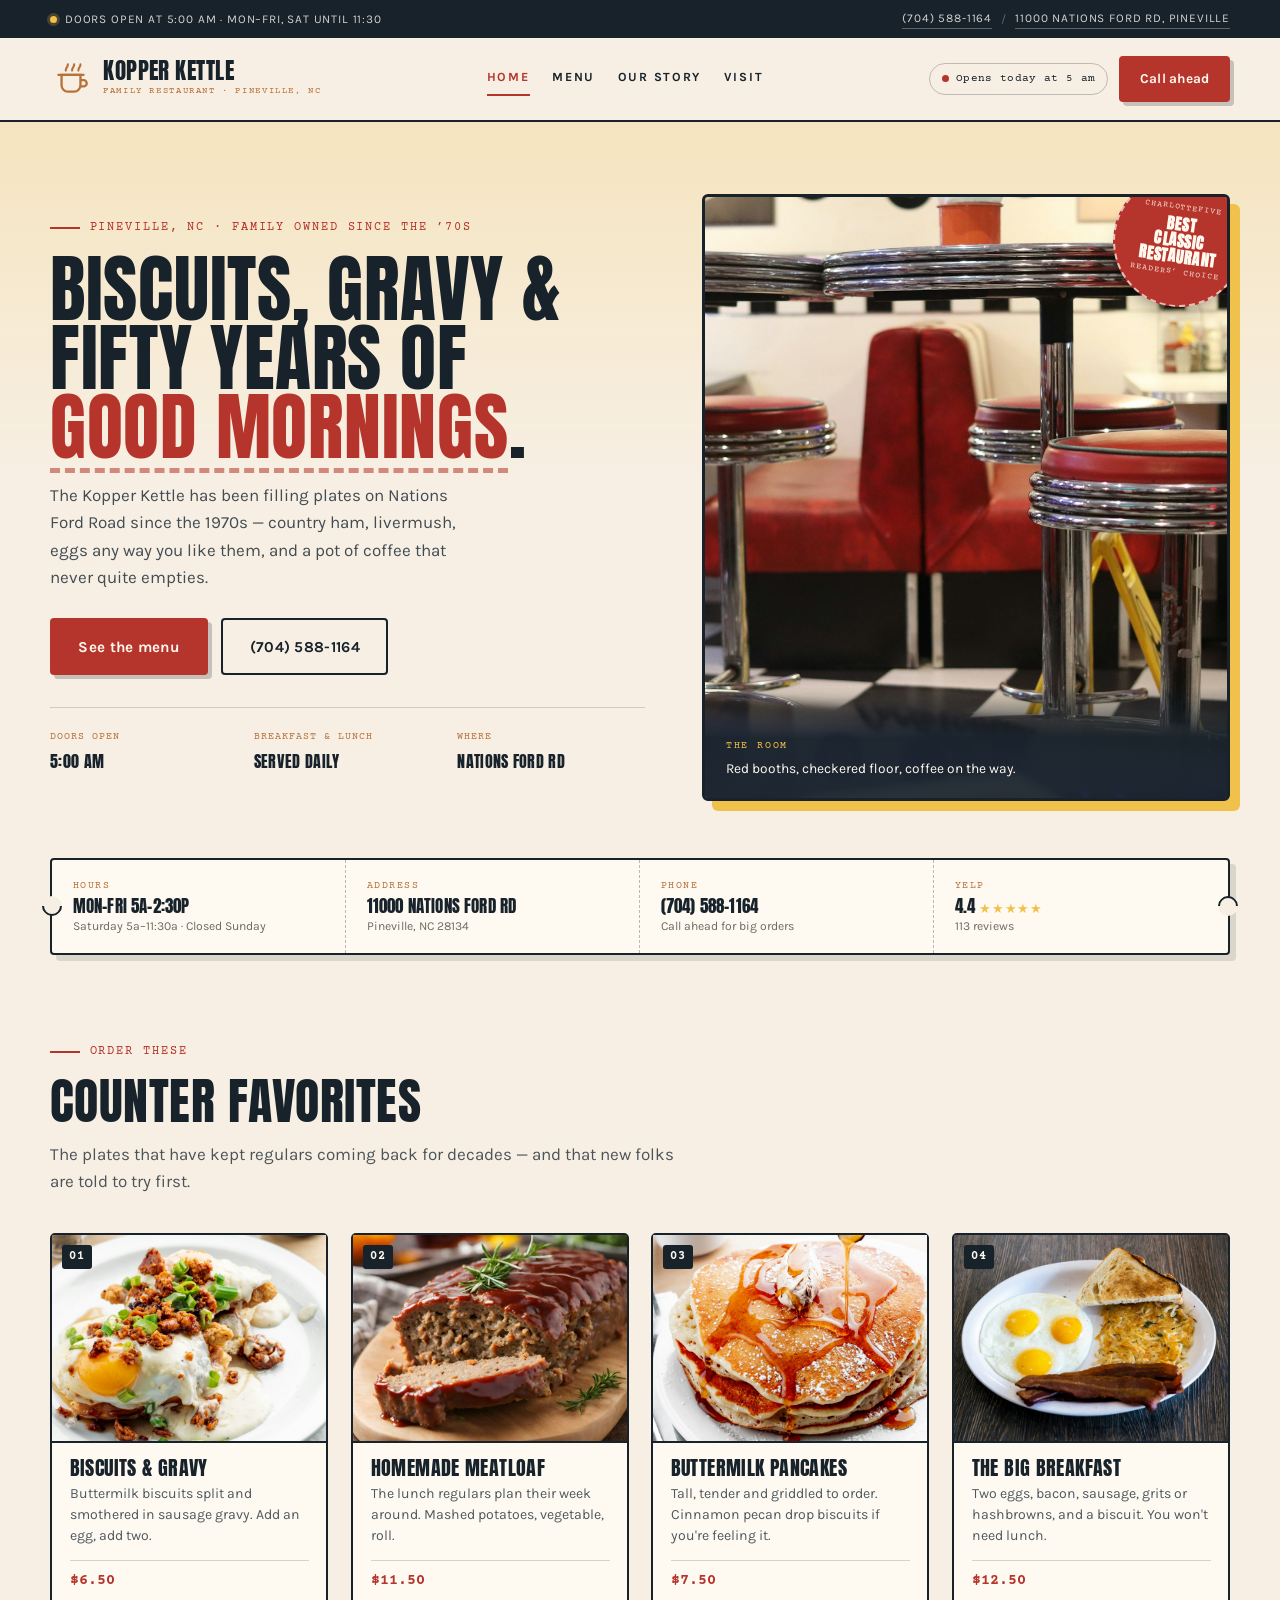
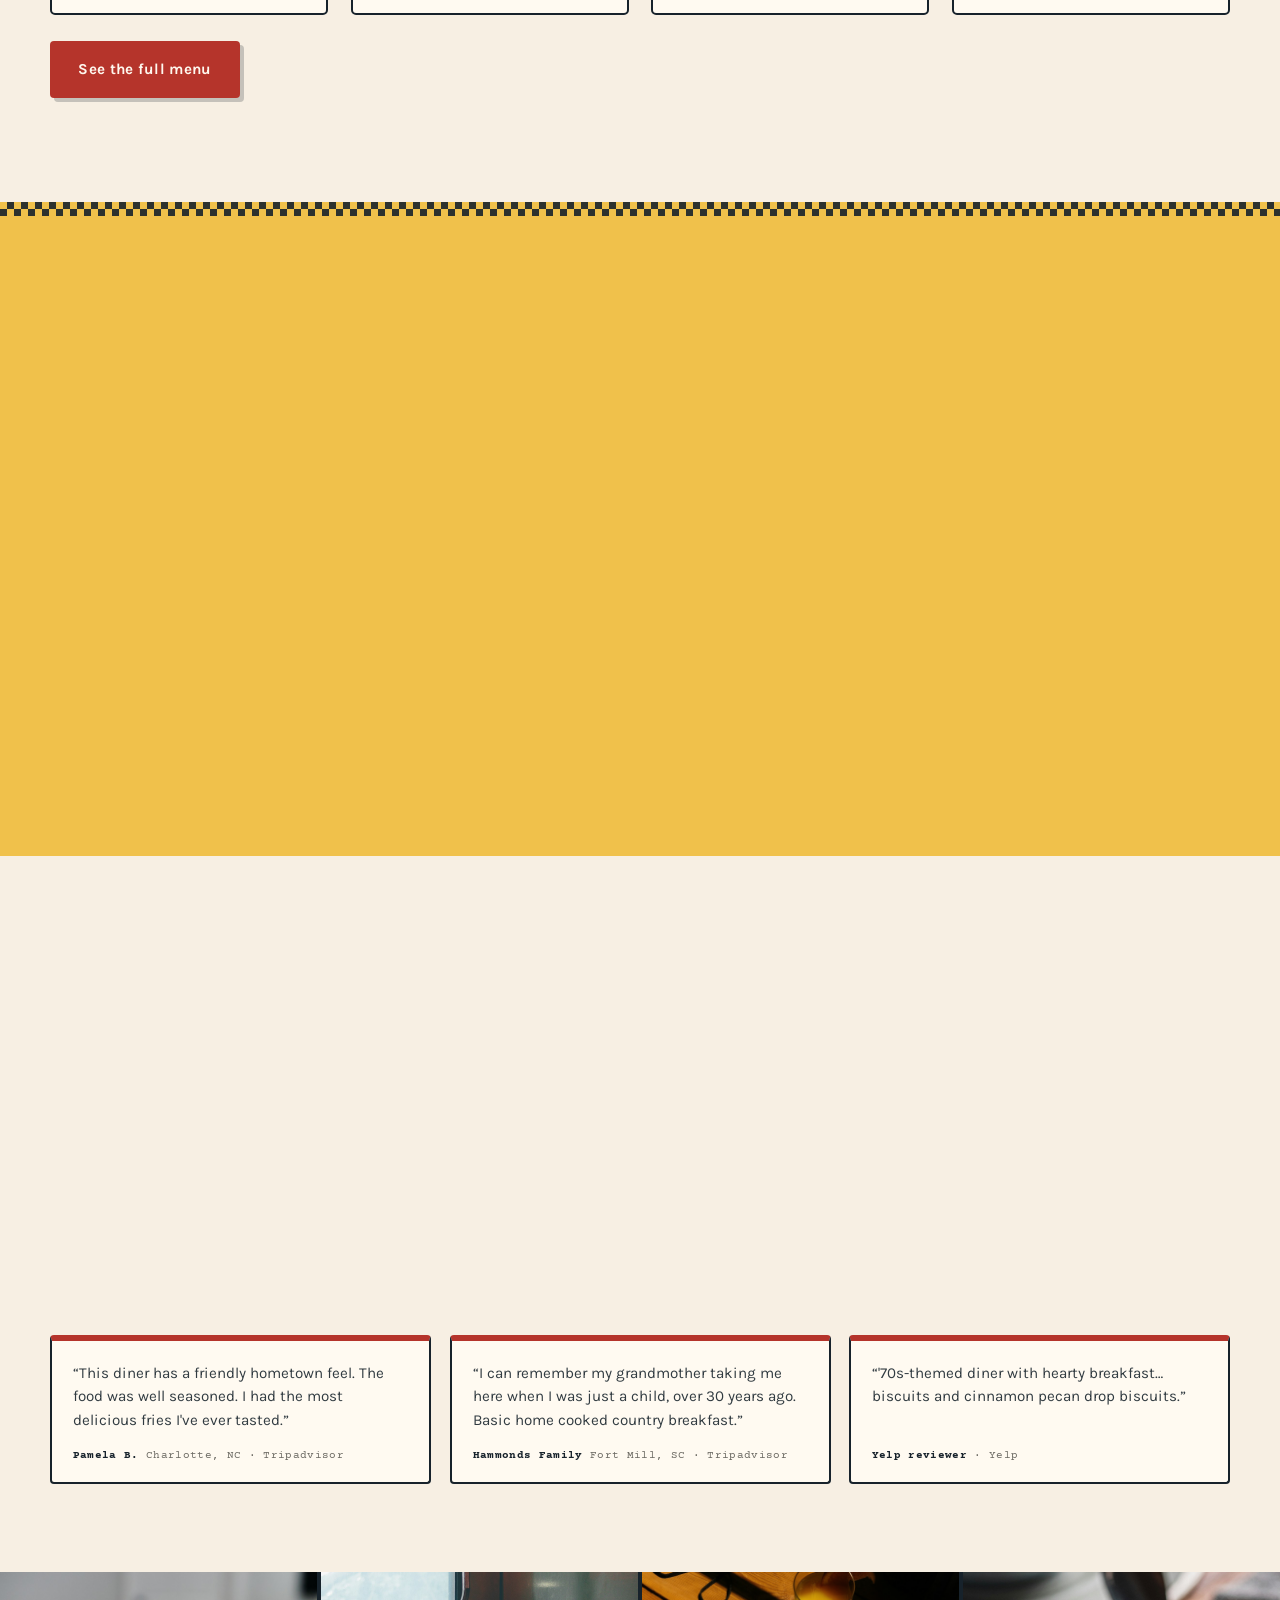
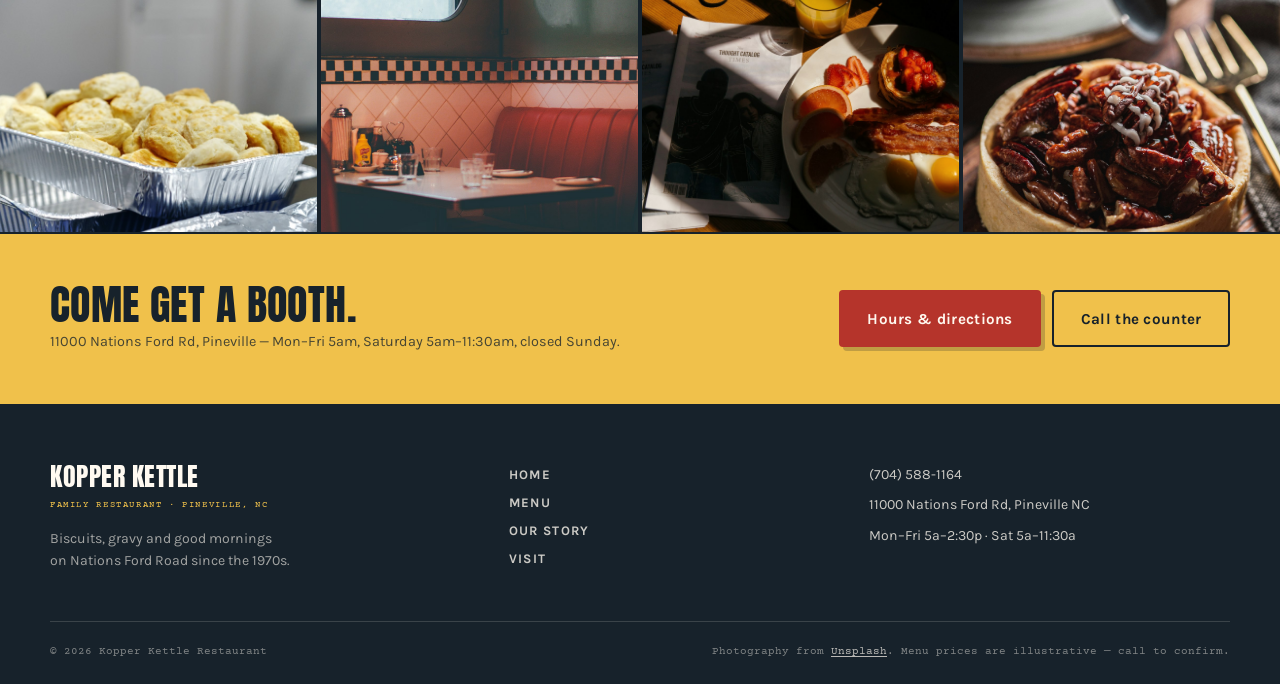
<file: index.html>
<!DOCTYPE html>
<html lang="en">
<head>
<meta charset="utf-8" />
<meta name="viewport" content="width=device-width, initial-scale=1" />
<title>Kopper Kettle Restaurant | Breakfast &amp; Lunch in Pineville, NC</title>
<meta name="description" content="Kopper Kettle Family Restaurant — biscuits, gravy, country ham and livermush since the 1970s. 11000 Nations Ford Rd, Pineville NC. Open 5am. Call (704) 588-1164." />
<meta name="theme-color" content="#17222b" />
<meta property="og:title" content="Kopper Kettle Restaurant | Breakfast &amp; Lunch in Pineville, NC" />
<meta property="og:description" content="Fifty years of biscuits, gravy and good mornings on Nations Ford Road. Open at 5am, Monday through Saturday." />
<meta property="og:image" content="assets/img/diner-booths.jpg" />
<meta property="og:type" content="restaurant.restaurant" />
<link rel="icon" href="assets/favicon.svg" type="image/svg+xml" />
<link rel="preconnect" href="https://fonts.googleapis.com" />
<link rel="preconnect" href="https://fonts.gstatic.com" crossorigin />
<link href="https://fonts.googleapis.com/css2?family=Anton&family=Karla:ital,wght@0,400;0,500;0,600;0,700;1,400&family=Courier+Prime:wght@400;700&display=swap" rel="stylesheet" />
<script type="application/ld+json">
{
  "@context": "https://schema.org",
  "@type": "Restaurant",
  "name": "Kopper Kettle Restaurant",
  "description": "Family-run diner in Pineville, NC serving Southern breakfast and lunch since the 1970s — biscuits and gravy, country ham, livermush, meatloaf and Philly cheesesteaks.",
  "servesCuisine": ["American", "Southern", "Diner"],
  "priceRange": "$",
  "telephone": "+1-704-588-1164",
  "address": {
    "@type": "PostalAddress",
    "streetAddress": "11000 Nations Ford Rd",
    "addressLocality": "Pineville",
    "addressRegion": "NC",
    "postalCode": "28134",
    "addressCountry": "US"
  },
  "openingHoursSpecification": [
    { "@type": "OpeningHoursSpecification", "dayOfWeek": ["Monday", "Tuesday", "Wednesday", "Thursday", "Friday"], "opens": "05:00", "closes": "14:30" },
    { "@type": "OpeningHoursSpecification", "dayOfWeek": "Saturday", "opens": "05:00", "closes": "11:30" }
  ],
  "hasMenu": "menu.html"
}
</script>
<script>document.documentElement.classList.add('js');</script>
<link rel="stylesheet" href="styles.css" />
<link rel="stylesheet" href="pages.css" />
</head>
<body>

<a class="skip" href="#favorites">Skip to the favorites</a>

<div class="utility">
  <div class="shell utility-inner">
    <p class="utility-item"><span class="dot" aria-hidden="true"></span> Doors open at 5:00 am · Mon–Fri, Sat until 11:30</p>
    <p class="utility-item utility-right">
      <a href="tel:+17045881164">(704) 588-1164</a>
      <span class="utility-sep" aria-hidden="true">/</span>
      <a href="https://www.google.com/maps/search/?api=1&query=11000+Nations+Ford+Rd+Pineville+NC+28134" target="_blank" rel="noopener">11000 Nations Ford Rd, Pineville</a>
    </p>
  </div>
</div>

<header class="site-header">
  <div class="shell header-inner">
    <a class="brand" href="index.html" aria-label="Kopper Kettle Restaurant home">
      <span class="brand-mark" aria-hidden="true">
        <svg viewBox="0 0 40 40" role="img">
          <path d="M11 16h18v10a6 6 0 0 1-6 6h-6a6 6 0 0 1-6-6V16z" fill="none" stroke="currentColor" stroke-width="2.2"/>
          <path d="M8 16h24" stroke="currentColor" stroke-width="2.2" stroke-linecap="round"/>
          <path d="M15 12c0-3 2-3 2-6M21 12c0-3 2-3 2-6M27 12c0-3 2-3 2-6" fill="none" stroke="currentColor" stroke-width="2" stroke-linecap="round"/>
          <path d="M29 21h3a3 3 0 0 1 0 6h-3" fill="none" stroke="currentColor" stroke-width="2.2"/>
        </svg>
      </span>
      <span class="brand-text">
        <span class="brand-name">Kopper Kettle</span>
        <span class="brand-sub">Family Restaurant · Pineville, NC</span>
      </span>
    </a>

    <nav class="nav" id="nav" aria-label="Main">
      <a href="index.html" aria-current="page">Home</a>
      <a href="menu.html">Menu</a>
      <a href="story.html">Our Story</a>
      <a href="visit.html">Visit</a>
    </nav>

    <div class="header-right">
      <span class="open-badge" id="open-badge" data-open="false">Checking hours…</span>
      <a class="btn btn-brick btn-sm" href="tel:+17045881164">Call ahead</a>
      <button class="burger" id="burger" aria-label="Open navigation" aria-expanded="false" aria-controls="nav">
        <span></span><span></span><span></span>
      </button>
    </div>
  </div>
</header>

<main id="top">

  <!-- HERO -->
  <section class="hero">
    <div class="shell hero-grid">
      <div class="hero-copy" data-reveal>
        <p class="kicker">Pineville, NC · Family owned since the ’70s</p>
        <h1>Biscuits, gravy &amp;<br />fifty years of<br /><span class="hero-em">good mornings</span>.</h1>
        <p class="hero-lede">
          The Kopper Kettle has been filling plates on Nations Ford Road since the 1970s —
          country ham, livermush, eggs any way you like them, and a pot of coffee that never
          quite empties.
        </p>
        <div class="hero-actions">
          <a class="btn btn-brick" href="menu.html">See the menu</a>
          <a class="btn btn-outline" href="tel:+17045881164">(704) 588-1164</a>
        </div>
        <dl class="hero-facts">
          <div>
            <dt>Doors open</dt>
            <dd>5:00 am</dd>
          </div>
          <div>
            <dt>Breakfast &amp; lunch</dt>
            <dd>Served daily</dd>
          </div>
          <div>
            <dt>Where</dt>
            <dd>Nations Ford Rd</dd>
          </div>
        </dl>
      </div>

      <figure class="hero-media" data-reveal>
        <img src="assets/img/diner-booths.jpg" width="1600" height="1067" alt="Red vinyl booths and chrome tables inside a vintage diner" />
        <figcaption class="hero-caption">
          <span class="hero-caption-kicker">The room</span>
          Red booths, checkered floor, coffee on the way.
        </figcaption>
        <div class="hero-seal">
          <span class="seal-top">CharlotteFive</span>
          <strong>Best<br />Classic<br />Restaurant</strong>
          <span class="seal-bottom">Readers’ Choice</span>
        </div>
      </figure>
    </div>

    <div class="shell">
      <div class="ticket" data-reveal>
        <div class="ticket-cell">
          <span class="ticket-label">Hours</span>
          <span class="ticket-value">Mon–Fri 5a–2:30p</span>
          <span class="ticket-sub">Saturday 5a–11:30a · Closed Sunday</span>
        </div>
        <div class="ticket-cell">
          <span class="ticket-label">Address</span>
          <a class="ticket-value" href="https://www.google.com/maps/search/?api=1&query=11000+Nations+Ford+Rd+Pineville+NC+28134" target="_blank" rel="noopener">11000 Nations Ford Rd</a>
          <span class="ticket-sub">Pineville, NC 28134</span>
        </div>
        <div class="ticket-cell">
          <span class="ticket-label">Phone</span>
          <a class="ticket-value" href="tel:+17045881164">(704) 588-1164</a>
          <span class="ticket-sub">Call ahead for big orders</span>
        </div>
        <div class="ticket-cell ticket-cell-rating">
          <span class="ticket-label">Yelp</span>
          <span class="ticket-value">4.4 <span class="stars" aria-hidden="true">★★★★★</span></span>
          <span class="ticket-sub">113 reviews</span>
        </div>
      </div>
    </div>
  </section>

  <!-- FAVORITES -->
  <section class="favorites" id="favorites">
    <div class="shell">
      <header class="section-head" data-reveal>
        <p class="kicker">Order these</p>
        <h2>Counter favorites</h2>
        <p class="section-lede">The plates that have kept regulars coming back for decades — and that new folks are told to try first.</p>
      </header>

      <div class="fav-grid">
        <article class="fav-card" data-reveal>
          <div class="fav-media">
            <img src="assets/img/coffee-plate.jpg" width="1600" height="1067" alt="Biscuits and gravy topped with a fried egg on a white plate" />
            <span class="fav-num">01</span>
          </div>
          <h3>Biscuits &amp; Gravy</h3>
          <p>Buttermilk biscuits split and smothered in sausage gravy. Add an egg, add two.</p>
          <span class="fav-price">$6.50</span>
        </article>

        <article class="fav-card" data-reveal>
          <div class="fav-media">
            <img src="assets/img/meatloaf.jpg" width="1600" height="1067" alt="Sliced homemade meatloaf with a ketchup glaze" loading="lazy" />
            <span class="fav-num">02</span>
          </div>
          <h3>Homemade Meatloaf</h3>
          <p>The lunch regulars plan their week around. Mashed potatoes, vegetable, roll.</p>
          <span class="fav-price">$11.50</span>
        </article>

        <article class="fav-card" data-reveal>
          <div class="fav-media">
            <img src="assets/img/pancakes.jpg" width="1600" height="1067" alt="A stack of pancakes with butter and syrup being poured over them" loading="lazy" />
            <span class="fav-num">03</span>
          </div>
          <h3>Buttermilk Pancakes</h3>
          <p>Tall, tender and griddled to order. Cinnamon pecan drop biscuits if you're feeling it.</p>
          <span class="fav-price">$7.50</span>
        </article>

        <article class="fav-card" data-reveal>
          <div class="fav-media">
            <img src="assets/img/eggs-bacon.jpg" width="1600" height="1067" alt="Two sunny side up eggs with bacon, hashbrowns and toast" loading="lazy" />
            <span class="fav-num">04</span>
          </div>
          <h3>The Big Breakfast</h3>
          <p>Two eggs, bacon, sausage, grits or hashbrowns, and a biscuit. You won't need lunch.</p>
          <span class="fav-price">$12.50</span>
        </article>
      </div>

      <p style="margin-top: 1.6rem;" data-reveal><a class="btn btn-brick" href="menu.html">See the full menu</a></p>
    </div>
  </section>

  <!-- STORY TEASER -->
  <section class="story" id="story">
    <div class="shell story-grid">
      <div class="story-media" data-reveal>
        <img src="assets/img/diner-counter.jpg" width="1600" height="1067" alt="Black and white photograph of the diner counter and stools" loading="lazy" />
        <p class="story-caption">Same counter, same coffee, five decades of mornings.</p>
      </div>

      <div class="story-copy" data-reveal>
        <p class="kicker kicker-light">Our story</p>
        <h2>Fifty years of the same good breakfast.</h2>
        <p>
          George and Penny Karnezis opened the Kopper Kettle in the 1970s, a Greek family
          cooking Southern food the way their neighbors made it. Their daughter Sara has run
          the place since 2014, and much of the crew has been here longer than some of the
          regulars have been alive.
        </p>
        <p>
          A kitchen fire shut the doors in October 2024. Charlotte waited almost two years, and
          in 2026 the kettle came back on — same recipes, same booths, same pot of coffee.
        </p>

        <a class="btn btn-outline" href="story.html">Read the whole story <span aria-hidden="true">→</span></a>
      </div>
    </div>
  </section>

  <!-- REVIEWS -->
  <section class="reviews" id="reviews">
    <div class="shell">
      <div class="reviews-top" data-reveal>
        <div class="rating-lockup">
          <span class="rating-number">4.4</span>
          <span class="rating-stars" aria-hidden="true">★★★★★</span>
          <span class="rating-meta">113 Yelp reviews<br />98% recommend on Facebook</span>
        </div>
        <div class="reviews-intro">
          <p class="kicker">What regulars say</p>
          <h2>“It's like I walked into my Grandma's kitchen.”</h2>
          <p class="reviews-sub">Quoted from Yelp, Tripadvisor and Facebook reviews.</p>
        </div>
      </div>

      <div class="quote-grid">
        <figure class="quote quote-wide" data-reveal>
          <blockquote>
            “When I travel I try hard to eat at places that are off the beaten path and very much
            not chain places. This checks both those boxes. Fancy it is not, but home style it is.
            Cooked fresh and hot and served by friendly folks who kept my tea glass full.”
          </blockquote>
          <figcaption><strong>David F.</strong> Jacksonville, FL · Tripadvisor</figcaption>
        </figure>

        <figure class="quote" data-reveal>
          <blockquote>“Friendly service, food made fresh and served quick… Food was outstanding, you won't leave hungry and for a great price too!”</blockquote>
          <figcaption><strong>Mandy H.</strong> Knoxville, TN · Tripadvisor</figcaption>
        </figure>

        <figure class="quote" data-reveal>
          <blockquote>“This diner has a friendly hometown feel. The food was well seasoned. I had the most delicious fries I've ever tasted.”</blockquote>
          <figcaption><strong>Pamela B.</strong> Charlotte, NC · Tripadvisor</figcaption>
        </figure>

        <figure class="quote" data-reveal>
          <blockquote>“I can remember my grandmother taking me here when I was just a child, over 30 years ago. Basic home cooked country breakfast.”</blockquote>
          <figcaption><strong>Hammonds Family</strong> Fort Mill, SC · Tripadvisor</figcaption>
        </figure>

        <figure class="quote" data-reveal>
          <blockquote>“'70s-themed diner with hearty breakfast… biscuits and cinnamon pecan drop biscuits.”</blockquote>
          <figcaption><strong>Yelp reviewer</strong> · Yelp</figcaption>
        </figure>
      </div>
    </div>
  </section>

  <!-- PHOTO PROMO STRIP -->
  <section class="strip" aria-label="Photos from the restaurant">
    <div class="strip-grid">
      <img src="assets/img/biscuits-tray.jpg" width="1600" height="1067" alt="Trays of fresh biscuits ready for service" loading="lazy" />
      <img src="assets/img/booth-detail.jpg" width="1200" height="1600" alt="A booth with checkered tile, condiments and a hanging lamp" loading="lazy" />
      <img src="assets/img/breakfast-plate.jpg" width="1600" height="1067" alt="Eggs, bacon and toast on a diner plate" loading="lazy" />
      <img src="assets/img/pecan-pie.jpg" width="1600" height="1067" alt="A slice of pecan pie on a wooden board" loading="lazy" />
    </div>
  </section>

  <!-- VISIT TEASER -->
  <section class="cta-band">
    <div class="shell cta-band-inner" data-reveal>
      <div>
        <h2>Come get a booth.</h2>
        <p>11000 Nations Ford Rd, Pineville — Mon–Fri 5am, Saturday 5am–11:30am, closed Sunday.</p>
      </div>
      <div class="cta-band-actions">
        <a class="btn btn-brick" href="visit.html">Hours &amp; directions</a>
        <a class="btn btn-outline" href="tel:+17045881164">Call the counter</a>
      </div>
    </div>
  </section>
</main>

<footer class="site-footer">
  <div class="shell footer-grid">
    <div class="footer-brand">
      <span class="brand-name">Kopper Kettle</span>
      <span class="brand-sub">Family Restaurant · Pineville, NC</span>
      <p>Biscuits, gravy and good mornings on Nations Ford Road since the 1970s.</p>
    </div>
    <nav class="footer-nav" aria-label="Footer">
      <a href="index.html">Home</a>
      <a href="menu.html">Menu</a>
      <a href="story.html">Our Story</a>
      <a href="visit.html">Visit</a>
    </nav>
    <div class="footer-contact">
      <a href="tel:+17045881164">(704) 588-1164</a>
      <a href="https://www.google.com/maps/search/?api=1&query=11000+Nations+Ford+Rd+Pineville+NC+28134" target="_blank" rel="noopener">11000 Nations Ford Rd, Pineville NC</a>
      <span>Mon–Fri 5a–2:30p · Sat 5a–11:30a</span>
    </div>
  </div>
  <div class="shell footer-base">
    <p>© <span id="year">2026</span> Kopper Kettle Restaurant</p>
    <p>Photography from <a href="https://unsplash.com" target="_blank" rel="noopener">Unsplash</a>. Menu prices are illustrative — call to confirm.</p>
  </div>
</footer>

<div class="call-bar">
  <a href="tel:+17045881164" class="call-bar-main">Call the counter <span>(704) 588-1164</span></a>
  <a href="menu.html" class="call-bar-alt">Menu</a>
</div>

<script src="script.js" defer></script>
</body>
</html>
</file>
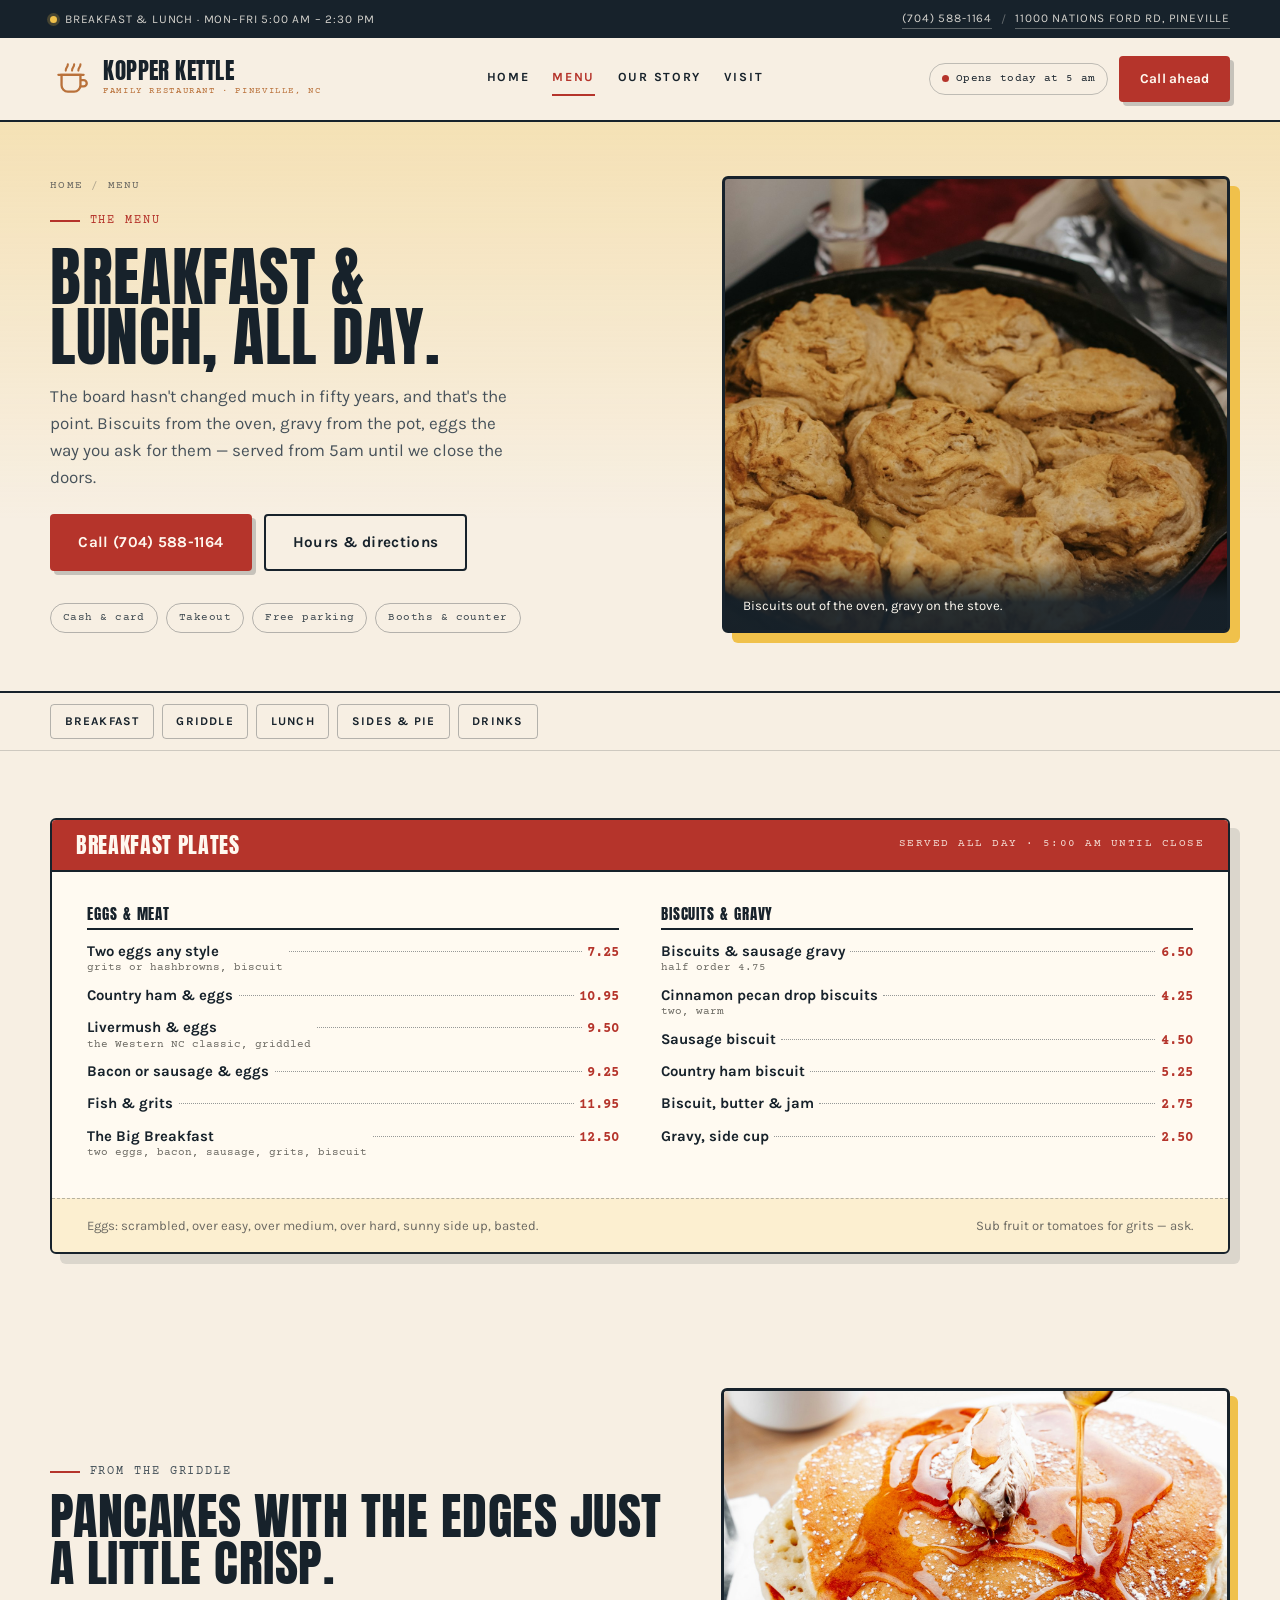
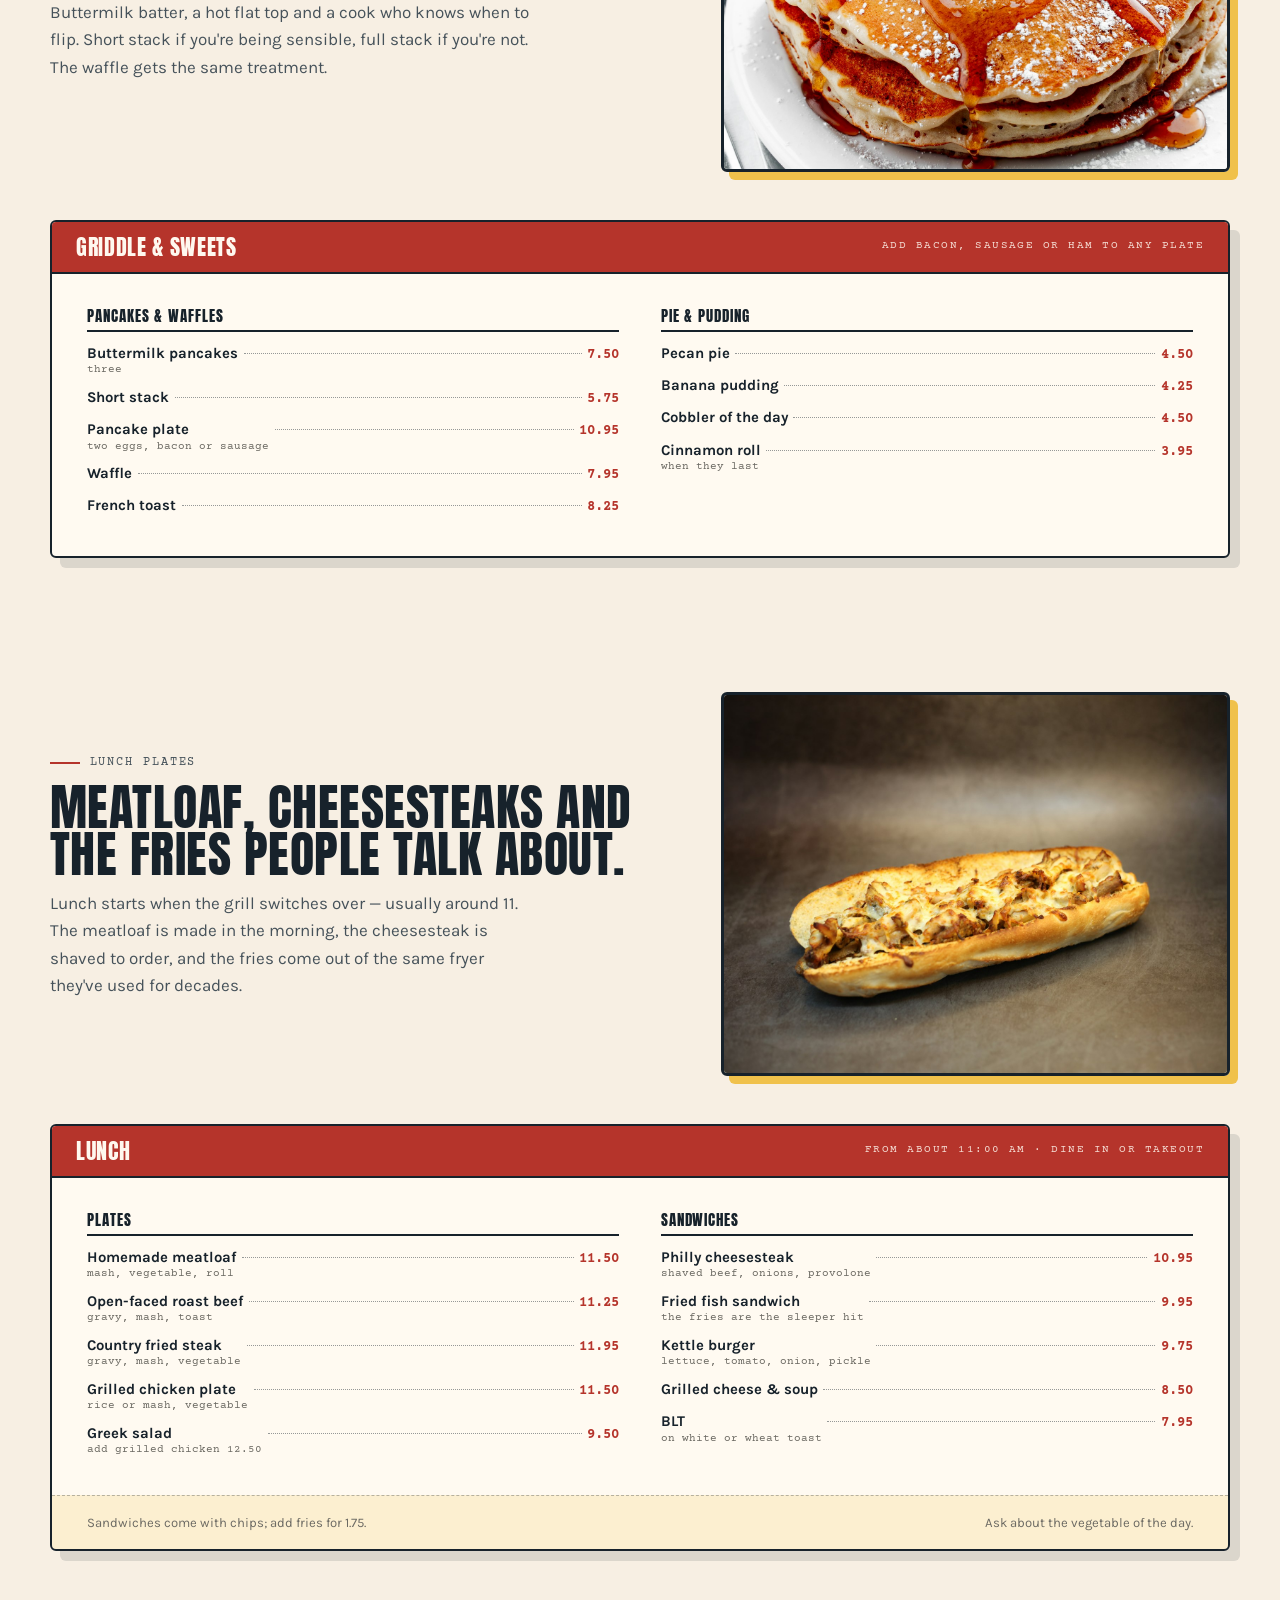
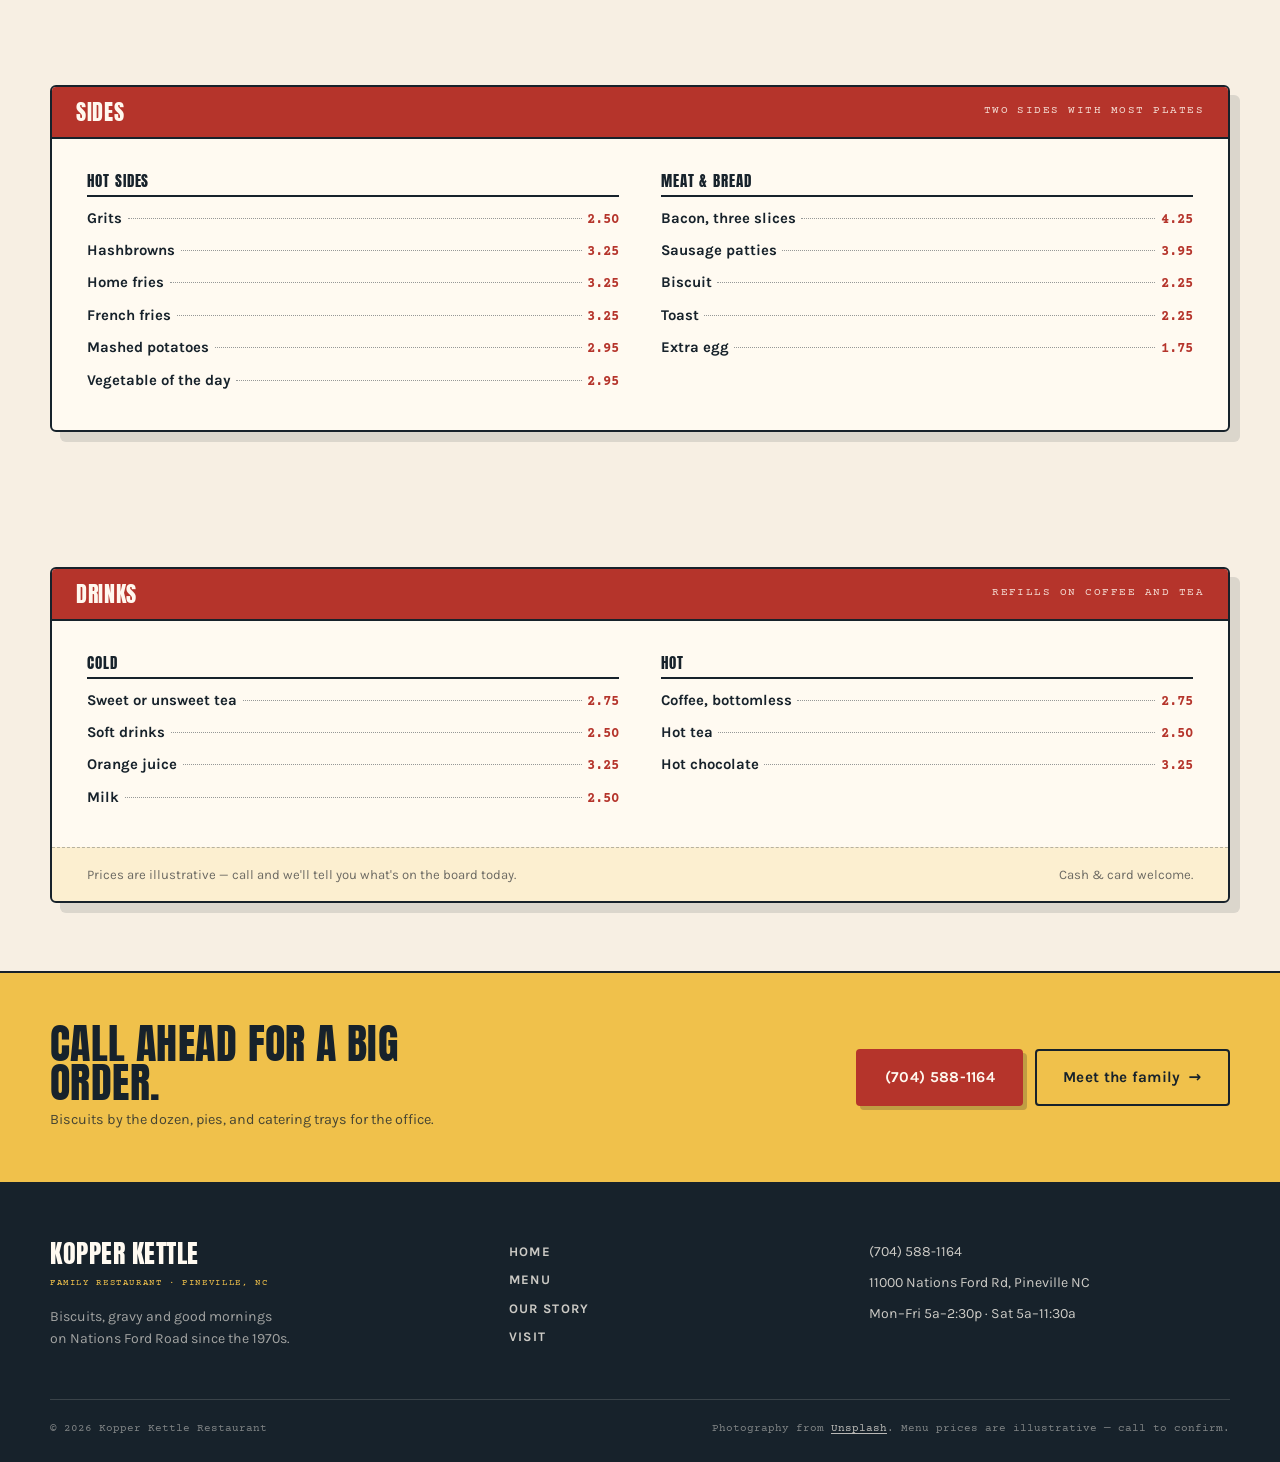
<file: menu.html>
<!DOCTYPE html>
<html lang="en">
<head>
<meta charset="utf-8" />
<meta name="viewport" content="width=device-width, initial-scale=1" />
<title>Menu | Kopper Kettle Restaurant — Pineville, NC</title>
<meta name="description" content="The full Kopper Kettle menu: breakfast plates, biscuits and gravy, livermush, pancakes, lunch plates, cheesesteaks, sides and pie. 11000 Nations Ford Rd, Pineville." />
<meta name="theme-color" content="#17222b" />
<link rel="icon" href="assets/favicon.svg" type="image/svg+xml" />
<link rel="preconnect" href="https://fonts.googleapis.com" />
<link rel="preconnect" href="https://fonts.gstatic.com" crossorigin />
<link href="https://fonts.googleapis.com/css2?family=Anton&family=Karla:ital,wght@0,400;0,500;0,600;0,700;1,400&family=Courier+Prime:wght@400;700&display=swap" rel="stylesheet" />
<script>document.documentElement.classList.add('js');</script>
<link rel="stylesheet" href="styles.css" />
<link rel="stylesheet" href="pages.css" />
</head>
<body>

<a class="skip" href="#breakfast">Skip to the menu</a>

<div class="utility">
  <div class="shell utility-inner">
    <p class="utility-item"><span class="dot" aria-hidden="true"></span> Breakfast &amp; lunch · Mon–Fri 5:00 am – 2:30 pm</p>
    <p class="utility-item utility-right">
      <a href="tel:+17045881164">(704) 588-1164</a>
      <span class="utility-sep" aria-hidden="true">/</span>
      <a href="https://www.google.com/maps/search/?api=1&query=11000+Nations+Ford+Rd+Pineville+NC+28134" target="_blank" rel="noopener">11000 Nations Ford Rd, Pineville</a>
    </p>
  </div>
</div>

<header class="site-header">
  <div class="shell header-inner">
    <a class="brand" href="index.html" aria-label="Kopper Kettle Restaurant home">
      <span class="brand-mark" aria-hidden="true">
        <svg viewBox="0 0 40 40" role="img">
          <path d="M11 16h18v10a6 6 0 0 1-6 6h-6a6 6 0 0 1-6-6V16z" fill="none" stroke="currentColor" stroke-width="2.2"/>
          <path d="M8 16h24" stroke="currentColor" stroke-width="2.2" stroke-linecap="round"/>
          <path d="M15 12c0-3 2-3 2-6M21 12c0-3 2-3 2-6M27 12c0-3 2-3 2-6" fill="none" stroke="currentColor" stroke-width="2" stroke-linecap="round"/>
          <path d="M29 21h3a3 3 0 0 1 0 6h-3" fill="none" stroke="currentColor" stroke-width="2.2"/>
        </svg>
      </span>
      <span class="brand-text">
        <span class="brand-name">Kopper Kettle</span>
        <span class="brand-sub">Family Restaurant · Pineville, NC</span>
      </span>
    </a>

    <nav class="nav" id="nav" aria-label="Main">
      <a href="index.html">Home</a>
      <a href="menu.html" aria-current="page">Menu</a>
      <a href="story.html">Our Story</a>
      <a href="visit.html">Visit</a>
    </nav>

    <div class="header-right">
      <span class="open-badge" id="open-badge" data-open="false">Checking hours…</span>
      <a class="btn btn-brick btn-sm" href="tel:+17045881164">Call ahead</a>
      <button class="burger" id="burger" aria-label="Open navigation" aria-expanded="false" aria-controls="nav">
        <span></span><span></span><span></span>
      </button>
    </div>
  </div>
</header>

<main>
  <section class="page-hero">
    <div class="shell page-hero-inner">
      <div>
        <nav class="crumbs" aria-label="Breadcrumb">
          <a href="index.html">Home</a>
          <span aria-hidden="true">/</span>
          <span>Menu</span>
        </nav>
        <p class="kicker">The menu</p>
        <h1>Breakfast &amp; lunch, all day.</h1>
        <p class="page-hero-lede">
          The board hasn't changed much in fifty years, and that's the point. Biscuits from the
          oven, gravy from the pot, eggs the way you ask for them — served from 5am until we
          close the doors.
        </p>
        <div class="hero-actions">
          <a class="btn btn-brick" href="tel:+17045881164">Call (704) 588-1164</a>
          <a class="btn btn-outline" href="visit.html">Hours &amp; directions</a>
        </div>
        <ul class="page-hero-tags">
          <li>Cash &amp; card</li>
          <li>Takeout</li>
          <li>Free parking</li>
          <li>Booths &amp; counter</li>
        </ul>
      </div>

      <figure class="page-hero-media" data-reveal>
        <img src="assets/img/biscuits-skillet.jpg" width="1600" height="1067" alt="Fresh biscuits in a cast iron skillet" />
        <figcaption>Biscuits out of the oven, gravy on the stove.</figcaption>
      </figure>
    </div>
  </section>

  <nav class="jump-nav" aria-label="Menu sections">
    <div class="shell jump-nav-inner">
      <a href="#breakfast">Breakfast</a>
      <a href="#griddle">Griddle</a>
      <a href="#lunch">Lunch</a>
      <a href="#sides">Sides &amp; pie</a>
      <a href="#drinks">Drinks</a>
    </div>
  </nav>

  <!-- BREAKFAST -->
  <section class="board-section" id="breakfast">
    <div class="shell">
      <div class="board" data-reveal>
        <div class="board-head">
          <h2>Breakfast plates</h2>
          <span>Served all day · 5:00 am until close</span>
        </div>
        <div class="board-body">
          <div>
            <h3 class="board-col-title">Eggs &amp; meat</h3>
            <ul class="menu-list">
              <li><span class="mi-name">Two eggs any style<em>grits or hashbrowns, biscuit</em></span><span class="mi-dots"></span><span class="mi-price">7.25</span></li>
              <li><span class="mi-name">Country ham &amp; eggs</span><span class="mi-dots"></span><span class="mi-price">10.95</span></li>
              <li><span class="mi-name">Livermush &amp; eggs<em>the Western NC classic, griddled</em></span><span class="mi-dots"></span><span class="mi-price">9.50</span></li>
              <li><span class="mi-name">Bacon or sausage &amp; eggs</span><span class="mi-dots"></span><span class="mi-price">9.25</span></li>
              <li><span class="mi-name">Fish &amp; grits</span><span class="mi-dots"></span><span class="mi-price">11.95</span></li>
              <li><span class="mi-name">The Big Breakfast<em>two eggs, bacon, sausage, grits, biscuit</em></span><span class="mi-dots"></span><span class="mi-price">12.50</span></li>
            </ul>
          </div>
          <div>
            <h3 class="board-col-title">Biscuits &amp; gravy</h3>
            <ul class="menu-list">
              <li><span class="mi-name">Biscuits &amp; sausage gravy<em>half order 4.75</em></span><span class="mi-dots"></span><span class="mi-price">6.50</span></li>
              <li><span class="mi-name">Cinnamon pecan drop biscuits<em>two, warm</em></span><span class="mi-dots"></span><span class="mi-price">4.25</span></li>
              <li><span class="mi-name">Sausage biscuit</span><span class="mi-dots"></span><span class="mi-price">4.50</span></li>
              <li><span class="mi-name">Country ham biscuit</span><span class="mi-dots"></span><span class="mi-price">5.25</span></li>
              <li><span class="mi-name">Biscuit, butter &amp; jam</span><span class="mi-dots"></span><span class="mi-price">2.75</span></li>
              <li><span class="mi-name">Gravy, side cup</span><span class="mi-dots"></span><span class="mi-price">2.50</span></li>
            </ul>
          </div>
        </div>
        <div class="board-note">
          <span>Eggs: scrambled, over easy, over medium, over hard, sunny side up, basted.</span>
          <span>Sub fruit or tomatoes for grits — ask.</span>
        </div>
      </div>
    </div>
  </section>

  <!-- GRIDDLE -->
  <section class="board-section" id="griddle" style="background: var(--cream);">
    <div class="shell">
      <div class="feature">
        <div data-reveal>
          <p class="kicker">From the griddle</p>
          <h2>Pancakes with the edges just a little crisp.</h2>
          <p>
            Buttermilk batter, a hot flat top and a cook who knows when to flip. Short stack if
            you're being sensible, full stack if you're not. The waffle gets the same treatment.
          </p>
        </div>
        <figure class="feature-media" data-reveal style="margin:0;">
          <img src="assets/img/pancakes.jpg" width="1600" height="1067" alt="Pancakes with butter and syrup being poured over them" loading="lazy" />
        </figure>
      </div>

      <div class="board" data-reveal>
        <div class="board-head">
          <h2>Griddle &amp; sweets</h2>
          <span>Add bacon, sausage or ham to any plate</span>
        </div>
        <div class="board-body">
          <div>
            <h3 class="board-col-title">Pancakes &amp; waffles</h3>
            <ul class="menu-list">
              <li><span class="mi-name">Buttermilk pancakes<em>three</em></span><span class="mi-dots"></span><span class="mi-price">7.50</span></li>
              <li><span class="mi-name">Short stack</span><span class="mi-dots"></span><span class="mi-price">5.75</span></li>
              <li><span class="mi-name">Pancake plate<em>two eggs, bacon or sausage</em></span><span class="mi-dots"></span><span class="mi-price">10.95</span></li>
              <li><span class="mi-name">Waffle</span><span class="mi-dots"></span><span class="mi-price">7.95</span></li>
              <li><span class="mi-name">French toast</span><span class="mi-dots"></span><span class="mi-price">8.25</span></li>
            </ul>
          </div>
          <div>
            <h3 class="board-col-title">Pie &amp; pudding</h3>
            <ul class="menu-list">
              <li><span class="mi-name">Pecan pie</span><span class="mi-dots"></span><span class="mi-price">4.50</span></li>
              <li><span class="mi-name">Banana pudding</span><span class="mi-dots"></span><span class="mi-price">4.25</span></li>
              <li><span class="mi-name">Cobbler of the day</span><span class="mi-dots"></span><span class="mi-price">4.50</span></li>
              <li><span class="mi-name">Cinnamon roll<em>when they last</em></span><span class="mi-dots"></span><span class="mi-price">3.95</span></li>
            </ul>
          </div>
        </div>
      </div>
    </div>
  </section>

  <!-- LUNCH -->
  <section class="board-section" id="lunch">
    <div class="shell">
      <div class="feature feature-reverse">
        <div data-reveal>
          <p class="kicker">Lunch plates</p>
          <h2>Meatloaf, cheesesteaks and the fries people talk about.</h2>
          <p>
            Lunch starts when the grill switches over — usually around 11. The meatloaf is made
            in the morning, the cheesesteak is shaved to order, and the fries come out of the
            same fryer they've used for decades.
          </p>
        </div>
        <figure class="feature-media" data-reveal style="margin:0;">
          <img src="assets/img/cheesesteak.jpg" width="1600" height="1067" alt="A Philly cheesesteak with melted cheese and peppers" loading="lazy" />
        </figure>
      </div>

      <div class="board" data-reveal>
        <div class="board-head">
          <h2>Lunch</h2>
          <span>From about 11:00 am · dine in or takeout</span>
        </div>
        <div class="board-body">
          <div>
            <h3 class="board-col-title">Plates</h3>
            <ul class="menu-list">
              <li><span class="mi-name">Homemade meatloaf<em>mash, vegetable, roll</em></span><span class="mi-dots"></span><span class="mi-price">11.50</span></li>
              <li><span class="mi-name">Open-faced roast beef<em>gravy, mash, toast</em></span><span class="mi-dots"></span><span class="mi-price">11.25</span></li>
              <li><span class="mi-name">Country fried steak<em>gravy, mash, vegetable</em></span><span class="mi-dots"></span><span class="mi-price">11.95</span></li>
              <li><span class="mi-name">Grilled chicken plate<em>rice or mash, vegetable</em></span><span class="mi-dots"></span><span class="mi-price">11.50</span></li>
              <li><span class="mi-name">Greek salad<em>add grilled chicken 12.50</em></span><span class="mi-dots"></span><span class="mi-price">9.50</span></li>
            </ul>
          </div>
          <div>
            <h3 class="board-col-title">Sandwiches</h3>
            <ul class="menu-list">
              <li><span class="mi-name">Philly cheesesteak<em>shaved beef, onions, provolone</em></span><span class="mi-dots"></span><span class="mi-price">10.95</span></li>
              <li><span class="mi-name">Fried fish sandwich<em>the fries are the sleeper hit</em></span><span class="mi-dots"></span><span class="mi-price">9.95</span></li>
              <li><span class="mi-name">Kettle burger<em>lettuce, tomato, onion, pickle</em></span><span class="mi-dots"></span><span class="mi-price">9.75</span></li>
              <li><span class="mi-name">Grilled cheese &amp; soup</span><span class="mi-dots"></span><span class="mi-price">8.50</span></li>
              <li><span class="mi-name">BLT<em>on white or wheat toast</em></span><span class="mi-dots"></span><span class="mi-price">7.95</span></li>
            </ul>
          </div>
        </div>
        <div class="board-note">
          <span>Sandwiches come with chips; add fries for 1.75.</span>
          <span>Ask about the vegetable of the day.</span>
        </div>
      </div>
    </div>
  </section>

  <!-- SIDES -->
  <section class="board-section" id="sides" style="background: var(--cream);">
    <div class="shell">
      <div class="board" data-reveal>
        <div class="board-head">
          <h2>Sides</h2>
          <span>Two sides with most plates</span>
        </div>
        <div class="board-body">
          <div>
            <h3 class="board-col-title">Hot sides</h3>
            <ul class="menu-list">
              <li><span class="mi-name">Grits</span><span class="mi-dots"></span><span class="mi-price">2.50</span></li>
              <li><span class="mi-name">Hashbrowns</span><span class="mi-dots"></span><span class="mi-price">3.25</span></li>
              <li><span class="mi-name">Home fries</span><span class="mi-dots"></span><span class="mi-price">3.25</span></li>
              <li><span class="mi-name">French fries</span><span class="mi-dots"></span><span class="mi-price">3.25</span></li>
              <li><span class="mi-name">Mashed potatoes</span><span class="mi-dots"></span><span class="mi-price">2.95</span></li>
              <li><span class="mi-name">Vegetable of the day</span><span class="mi-dots"></span><span class="mi-price">2.95</span></li>
            </ul>
          </div>
          <div>
            <h3 class="board-col-title">Meat &amp; bread</h3>
            <ul class="menu-list">
              <li><span class="mi-name">Bacon, three slices</span><span class="mi-dots"></span><span class="mi-price">4.25</span></li>
              <li><span class="mi-name">Sausage patties</span><span class="mi-dots"></span><span class="mi-price">3.95</span></li>
              <li><span class="mi-name">Biscuit</span><span class="mi-dots"></span><span class="mi-price">2.25</span></li>
              <li><span class="mi-name">Toast</span><span class="mi-dots"></span><span class="mi-price">2.25</span></li>
              <li><span class="mi-name">Extra egg</span><span class="mi-dots"></span><span class="mi-price">1.75</span></li>
            </ul>
          </div>
        </div>
      </div>
    </div>
  </section>

  <!-- DRINKS -->
  <section class="board-section" id="drinks">
    <div class="shell">
      <div class="board" data-reveal>
        <div class="board-head">
          <h2>Drinks</h2>
          <span>Refills on coffee and tea</span>
        </div>
        <div class="board-body">
          <div>
            <h3 class="board-col-title">Cold</h3>
            <ul class="menu-list">
              <li><span class="mi-name">Sweet or unsweet tea</span><span class="mi-dots"></span><span class="mi-price">2.75</span></li>
              <li><span class="mi-name">Soft drinks</span><span class="mi-dots"></span><span class="mi-price">2.50</span></li>
              <li><span class="mi-name">Orange juice</span><span class="mi-dots"></span><span class="mi-price">3.25</span></li>
              <li><span class="mi-name">Milk</span><span class="mi-dots"></span><span class="mi-price">2.50</span></li>
            </ul>
          </div>
          <div>
            <h3 class="board-col-title">Hot</h3>
            <ul class="menu-list">
              <li><span class="mi-name">Coffee, bottomless</span><span class="mi-dots"></span><span class="mi-price">2.75</span></li>
              <li><span class="mi-name">Hot tea</span><span class="mi-dots"></span><span class="mi-price">2.50</span></li>
              <li><span class="mi-name">Hot chocolate</span><span class="mi-dots"></span><span class="mi-price">3.25</span></li>
            </ul>
          </div>
        </div>
        <div class="board-note">
          <span>Prices are illustrative — call and we'll tell you what's on the board today.</span>
          <span>Cash &amp; card welcome.</span>
        </div>
      </div>
    </div>
  </section>

  <section class="cta-band">
    <div class="shell cta-band-inner" data-reveal>
      <div>
        <h2>Call ahead for a big order.</h2>
        <p>Biscuits by the dozen, pies, and catering trays for the office.</p>
      </div>
      <div class="cta-band-actions">
        <a class="btn btn-brick" href="tel:+17045881164">(704) 588-1164</a>
        <a class="btn btn-outline" href="story.html">Meet the family <span aria-hidden="true">→</span></a>
      </div>
    </div>
  </section>
</main>

<footer class="site-footer">
  <div class="shell footer-grid">
    <div class="footer-brand">
      <span class="brand-name">Kopper Kettle</span>
      <span class="brand-sub">Family Restaurant · Pineville, NC</span>
      <p>Biscuits, gravy and good mornings on Nations Ford Road since the 1970s.</p>
    </div>
    <nav class="footer-nav" aria-label="Footer">
      <a href="index.html">Home</a>
      <a href="menu.html">Menu</a>
      <a href="story.html">Our Story</a>
      <a href="visit.html">Visit</a>
    </nav>
    <div class="footer-contact">
      <a href="tel:+17045881164">(704) 588-1164</a>
      <a href="https://www.google.com/maps/search/?api=1&query=11000+Nations+Ford+Rd+Pineville+NC+28134" target="_blank" rel="noopener">11000 Nations Ford Rd, Pineville NC</a>
      <span>Mon–Fri 5a–2:30p · Sat 5a–11:30a</span>
    </div>
  </div>
  <div class="shell footer-base">
    <p>© <span id="year">2026</span> Kopper Kettle Restaurant</p>
    <p>Photography from <a href="https://unsplash.com" target="_blank" rel="noopener">Unsplash</a>. Menu prices are illustrative — call to confirm.</p>
  </div>
</footer>

<div class="call-bar">
  <a href="tel:+17045881164" class="call-bar-main">Call the counter <span>(704) 588-1164</span></a>
  <a href="visit.html" class="call-bar-alt">Visit</a>
</div>

<script src="script.js" defer></script>
</body>
</html>
</file>
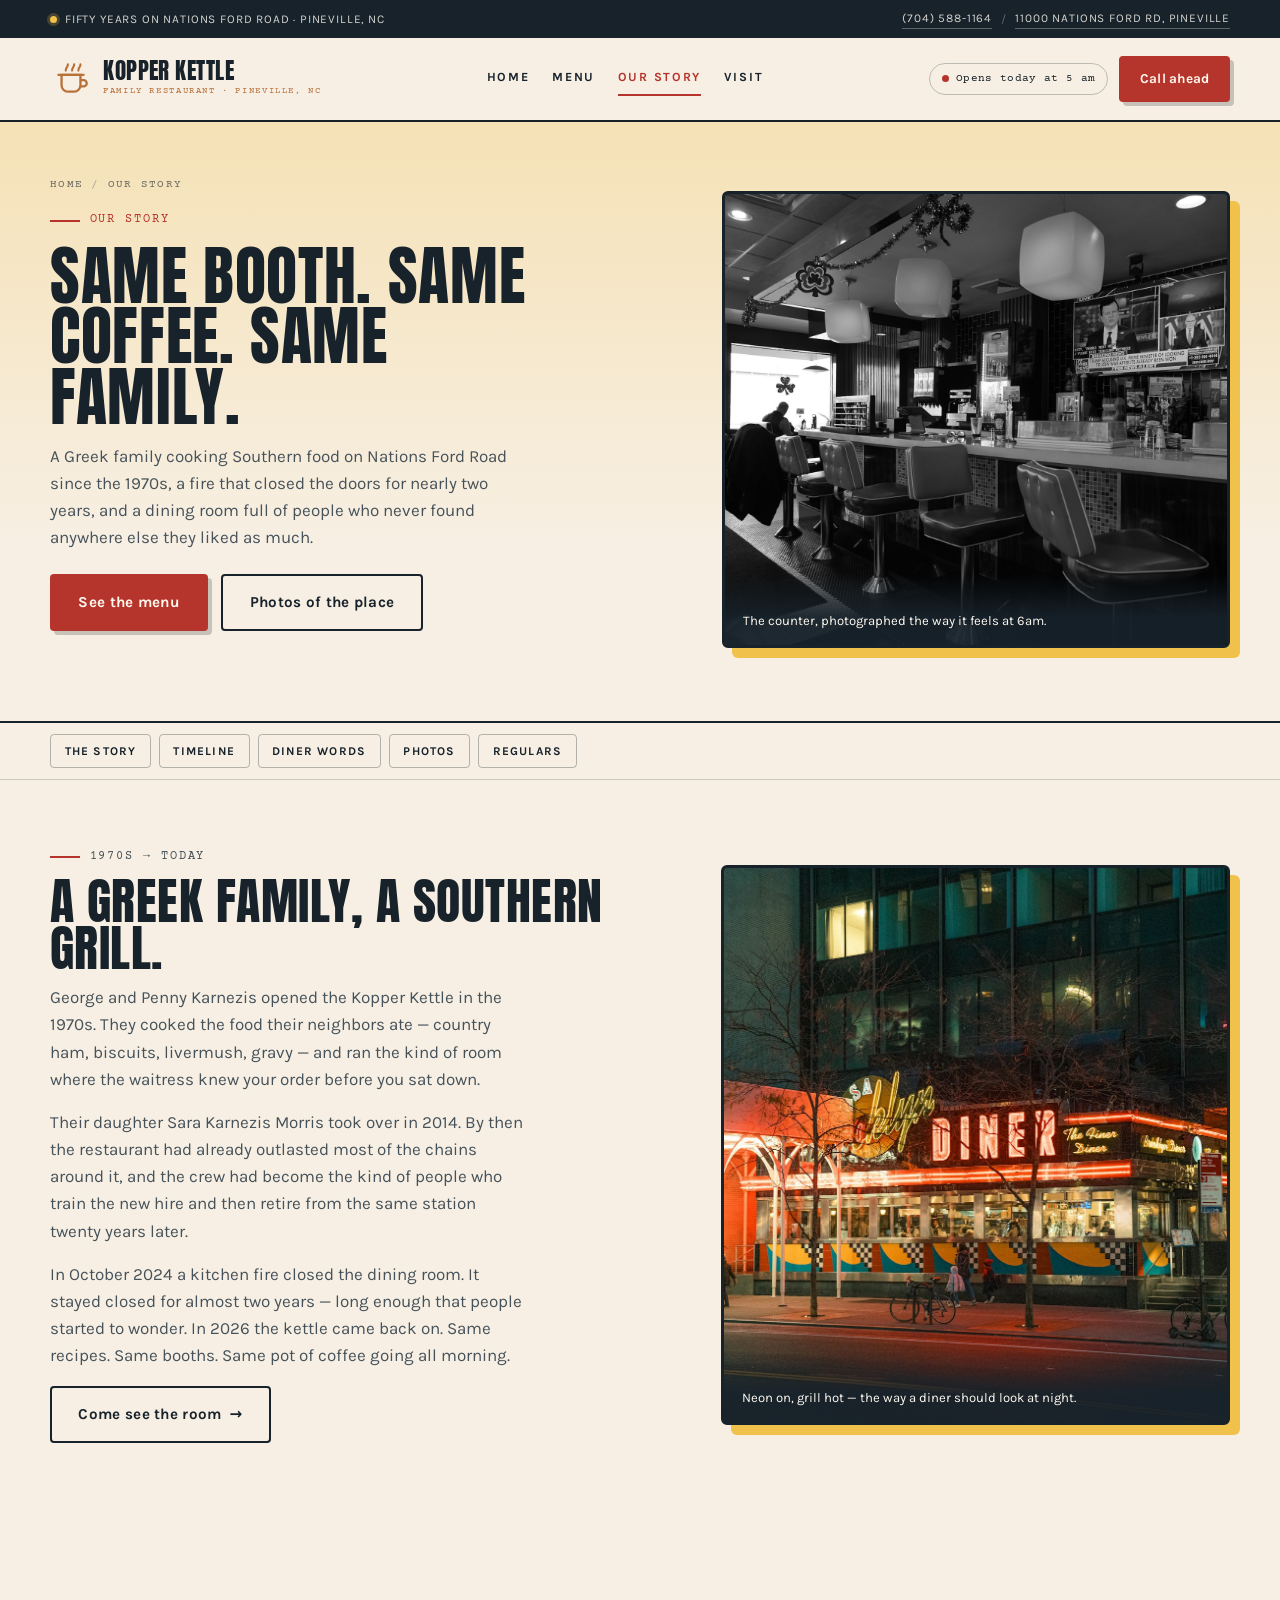
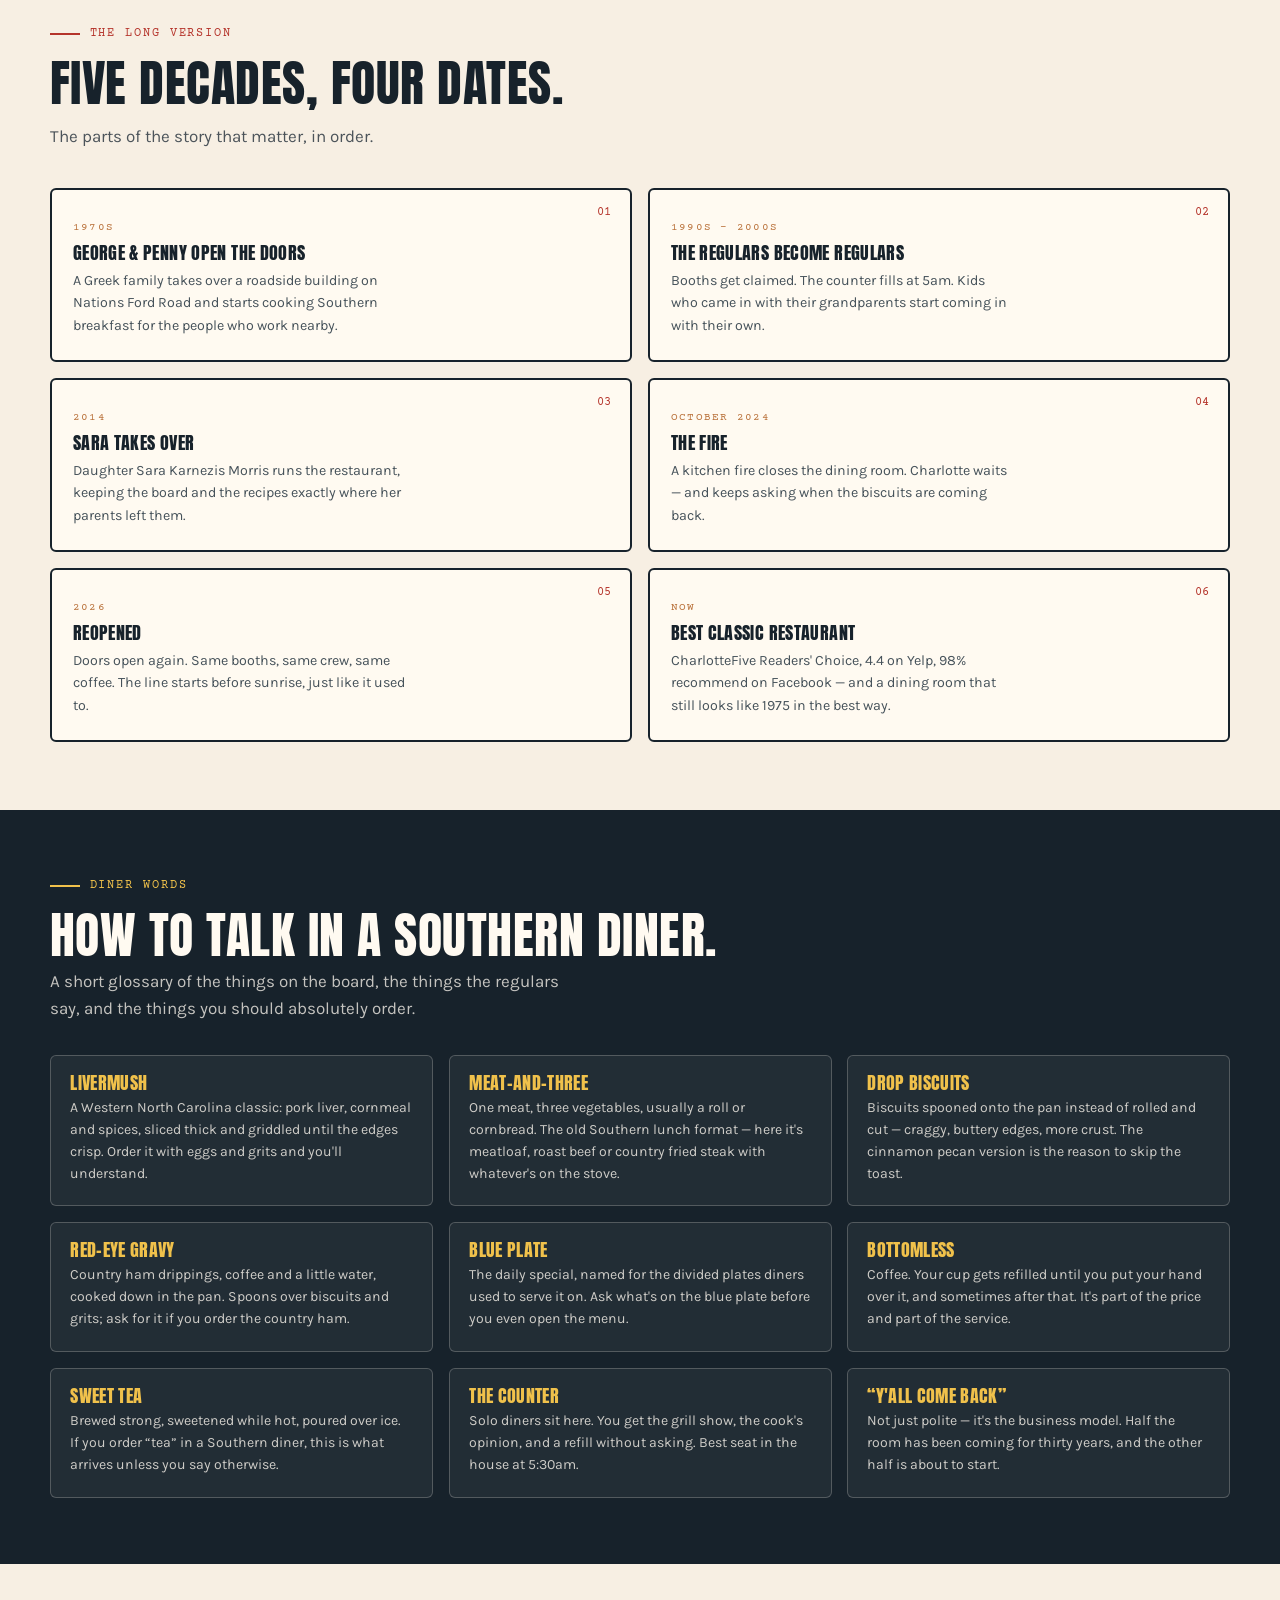
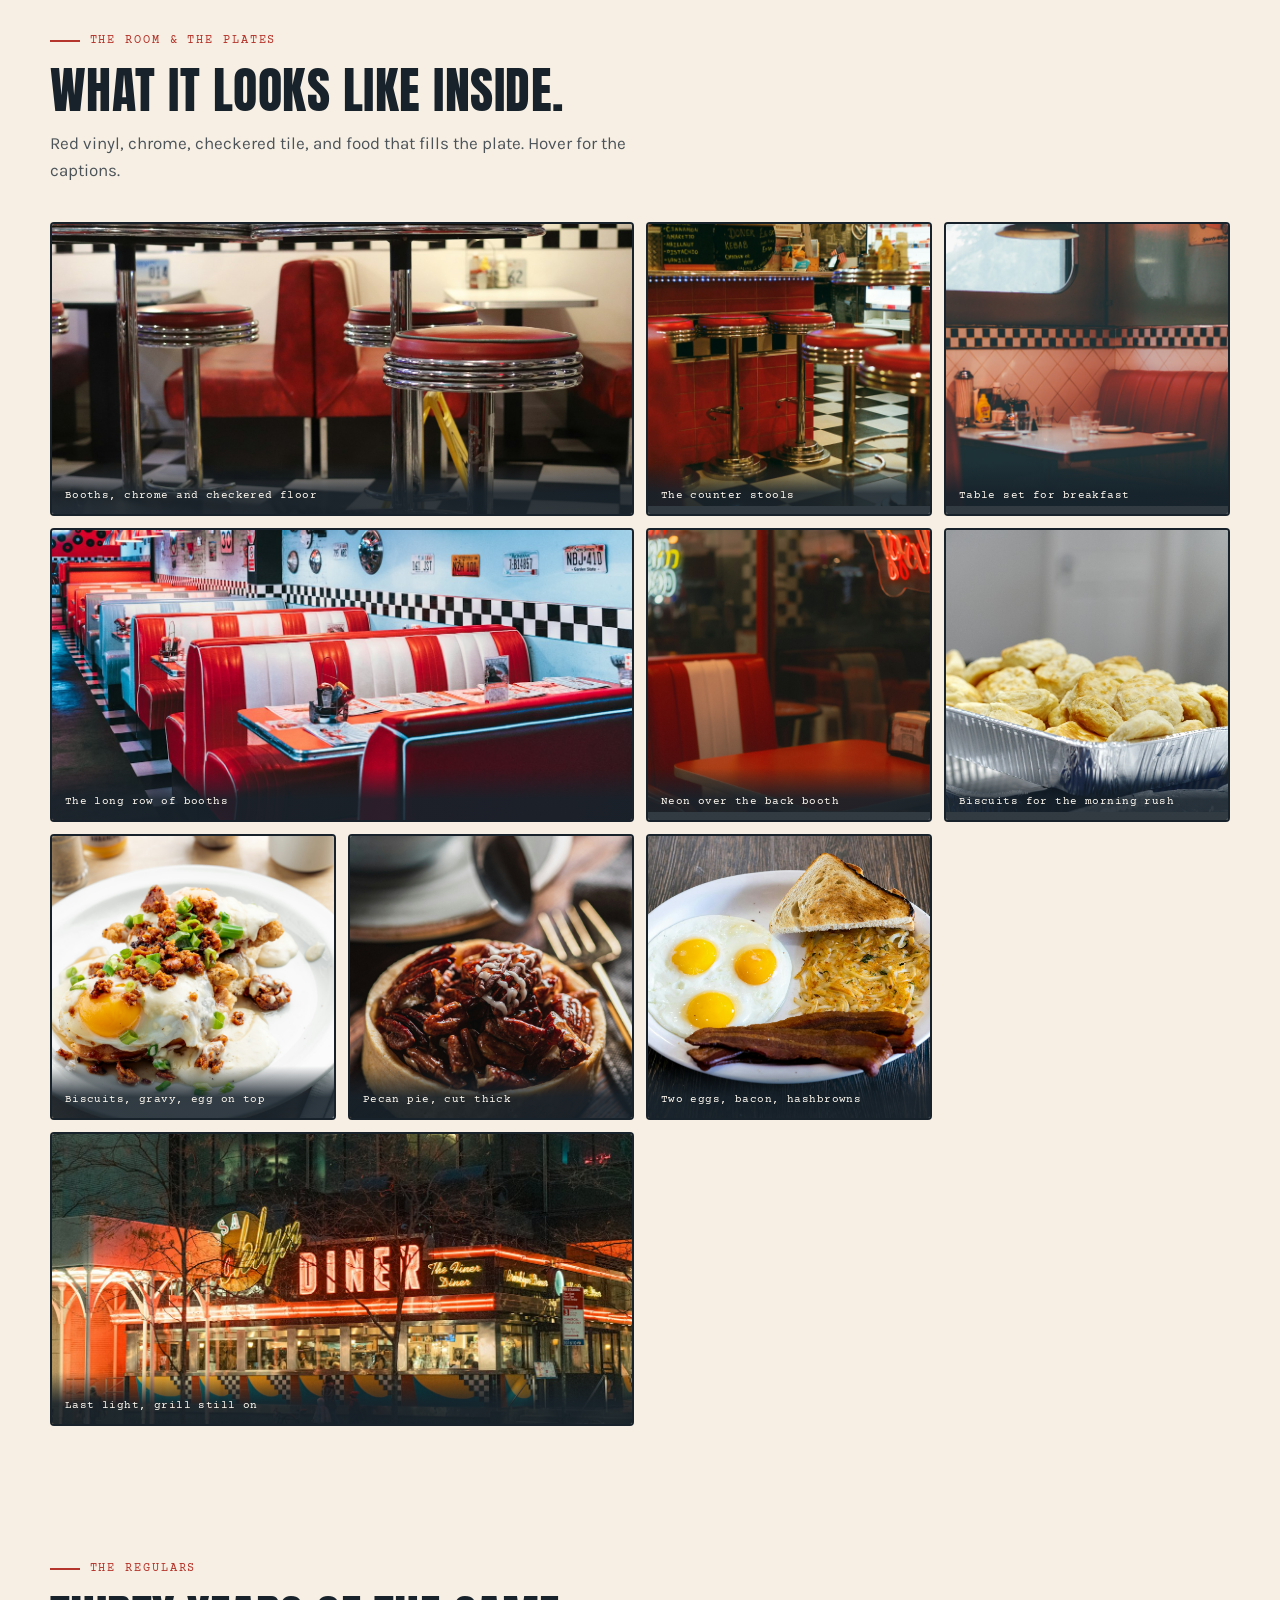
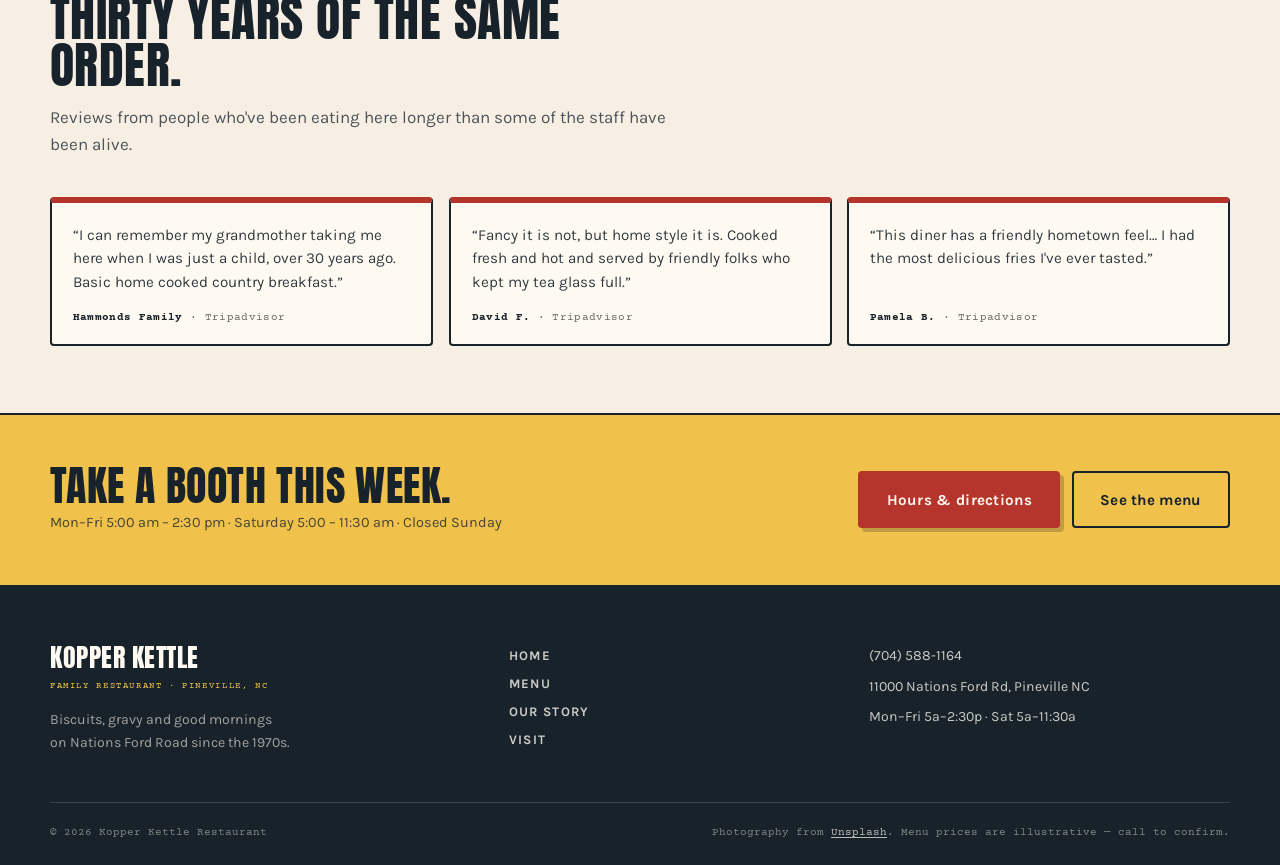
<file: story.html>
<!DOCTYPE html>
<html lang="en">
<head>
<meta charset="utf-8" />
<meta name="viewport" content="width=device-width, initial-scale=1" />
<title>Our Story &amp; Diner Culture | Kopper Kettle Restaurant, Pineville NC</title>
<meta name="description" content="Fifty years of the Kopper Kettle: George and Penny Karnezis, the 2024 fire, and the 2026 reopening — plus a guide to livermush, meat-and-three and the rest of the diner vocabulary." />
<meta name="theme-color" content="#17222b" />
<link rel="icon" href="assets/favicon.svg" type="image/svg+xml" />
<link rel="preconnect" href="https://fonts.googleapis.com" />
<link rel="preconnect" href="https://fonts.gstatic.com" crossorigin />
<link href="https://fonts.googleapis.com/css2?family=Anton&family=Karla:ital,wght@0,400;0,500;0,600;0,700;1,400&family=Courier+Prime:wght@400;700&display=swap" rel="stylesheet" />
<script>document.documentElement.classList.add('js');</script>
<link rel="stylesheet" href="styles.css" />
<link rel="stylesheet" href="pages.css" />
</head>
<body>

<a class="skip" href="#story">Skip to the story</a>

<div class="utility">
  <div class="shell utility-inner">
    <p class="utility-item"><span class="dot" aria-hidden="true"></span> Fifty years on Nations Ford Road · Pineville, NC</p>
    <p class="utility-item utility-right">
      <a href="tel:+17045881164">(704) 588-1164</a>
      <span class="utility-sep" aria-hidden="true">/</span>
      <a href="https://www.google.com/maps/search/?api=1&query=11000+Nations+Ford+Rd+Pineville+NC+28134" target="_blank" rel="noopener">11000 Nations Ford Rd, Pineville</a>
    </p>
  </div>
</div>

<header class="site-header">
  <div class="shell header-inner">
    <a class="brand" href="index.html" aria-label="Kopper Kettle Restaurant home">
      <span class="brand-mark" aria-hidden="true">
        <svg viewBox="0 0 40 40" role="img">
          <path d="M11 16h18v10a6 6 0 0 1-6 6h-6a6 6 0 0 1-6-6V16z" fill="none" stroke="currentColor" stroke-width="2.2"/>
          <path d="M8 16h24" stroke="currentColor" stroke-width="2.2" stroke-linecap="round"/>
          <path d="M15 12c0-3 2-3 2-6M21 12c0-3 2-3 2-6M27 12c0-3 2-3 2-6" fill="none" stroke="currentColor" stroke-width="2" stroke-linecap="round"/>
          <path d="M29 21h3a3 3 0 0 1 0 6h-3" fill="none" stroke="currentColor" stroke-width="2.2"/>
        </svg>
      </span>
      <span class="brand-text">
        <span class="brand-name">Kopper Kettle</span>
        <span class="brand-sub">Family Restaurant · Pineville, NC</span>
      </span>
    </a>

    <nav class="nav" id="nav" aria-label="Main">
      <a href="index.html">Home</a>
      <a href="menu.html">Menu</a>
      <a href="story.html" aria-current="page">Our Story</a>
      <a href="visit.html">Visit</a>
    </nav>

    <div class="header-right">
      <span class="open-badge" id="open-badge" data-open="false">Checking hours…</span>
      <a class="btn btn-brick btn-sm" href="tel:+17045881164">Call ahead</a>
      <button class="burger" id="burger" aria-label="Open navigation" aria-expanded="false" aria-controls="nav">
        <span></span><span></span><span></span>
      </button>
    </div>
  </div>
</header>

<main>
  <section class="page-hero">
    <div class="shell page-hero-inner">
      <div>
        <nav class="crumbs" aria-label="Breadcrumb">
          <a href="index.html">Home</a>
          <span aria-hidden="true">/</span>
          <span>Our Story</span>
        </nav>
        <p class="kicker">Our story</p>
        <h1>Same booth. Same coffee. Same family.</h1>
        <p class="page-hero-lede">
          A Greek family cooking Southern food on Nations Ford Road since the 1970s, a fire that
          closed the doors for nearly two years, and a dining room full of people who never found
          anywhere else they liked as much.
        </p>
        <div class="hero-actions">
          <a class="btn btn-brick" href="menu.html">See the menu</a>
          <a class="btn btn-outline" href="#gallery">Photos of the place</a>
        </div>
      </div>

      <figure class="page-hero-media" data-reveal>
        <img src="assets/img/diner-counter.jpg" width="1600" height="1067" alt="Black and white photograph of a diner counter and stools" />
        <figcaption>The counter, photographed the way it feels at 6am.</figcaption>
      </figure>
    </div>
  </section>

  <nav class="jump-nav" aria-label="Story sections">
    <div class="shell jump-nav-inner">
      <a href="#story">The story</a>
      <a href="#timeline">Timeline</a>
      <a href="#culture">Diner words</a>
      <a href="#gallery">Photos</a>
      <a href="#regulars">Regulars</a>
    </div>
  </nav>

  <!-- STORY -->
  <section class="board-section" id="story">
    <div class="shell">
      <div class="feature">
        <div data-reveal>
          <p class="kicker">1970s → today</p>
          <h2>A Greek family, a Southern grill.</h2>
          <p>
            George and Penny Karnezis opened the Kopper Kettle in the 1970s. They cooked the food
            their neighbors ate — country ham, biscuits, livermush, gravy — and ran the kind of
            room where the waitress knew your order before you sat down.
          </p>
          <p>
            Their daughter Sara Karnezis Morris took over in 2014. By then the restaurant had
            already outlasted most of the chains around it, and the crew had become the kind of
            people who train the new hire and then retire from the same station twenty years later.
          </p>
          <p>
            In October 2024 a kitchen fire closed the dining room. It stayed closed for almost two
            years — long enough that people started to wonder. In 2026 the kettle came back on.
            Same recipes. Same booths. Same pot of coffee going all morning.
          </p>
          <a class="btn btn-outline" href="visit.html">Come see the room <span aria-hidden="true">→</span></a>
        </div>

        <figure class="page-hero-media" data-reveal style="aspect-ratio: 4 / 4.4;">
          <img src="assets/img/diner-exterior.jpg" width="1200" height="800" alt="A neon-lit diner exterior at night" loading="lazy" />
          <figcaption>Neon on, grill hot — the way a diner should look at night.</figcaption>
        </figure>
      </div>
    </div>
  </section>

  <!-- TIMELINE -->
  <section class="board-section" id="timeline" style="background: var(--cream);">
    <div class="shell">
      <header class="section-head" data-reveal>
        <p class="kicker">The long version</p>
        <h2>Five decades, four dates.</h2>
        <p class="section-lede">The parts of the story that matter, in order.</p>
      </header>

      <ol class="story-timeline">
        <li data-reveal>
          <span class="tl-when">1970s</span>
          <h3>George &amp; Penny open the doors</h3>
          <p>A Greek family takes over a roadside building on Nations Ford Road and starts cooking Southern breakfast for the people who work nearby.</p>
        </li>
        <li data-reveal>
          <span class="tl-when">1990s – 2000s</span>
          <h3>The regulars become regulars</h3>
          <p>Booths get claimed. The counter fills at 5am. Kids who came in with their grandparents start coming in with their own.</p>
        </li>
        <li data-reveal>
          <span class="tl-when">2014</span>
          <h3>Sara takes over</h3>
          <p>Daughter Sara Karnezis Morris runs the restaurant, keeping the board and the recipes exactly where her parents left them.</p>
        </li>
        <li data-reveal>
          <span class="tl-when">October 2024</span>
          <h3>The fire</h3>
          <p>A kitchen fire closes the dining room. Charlotte waits — and keeps asking when the biscuits are coming back.</p>
        </li>
        <li data-reveal>
          <span class="tl-when">2026</span>
          <h3>Reopened</h3>
          <p>Doors open again. Same booths, same crew, same coffee. The line starts before sunrise, just like it used to.</p>
        </li>
        <li data-reveal>
          <span class="tl-when">Now</span>
          <h3>Best Classic Restaurant</h3>
          <p>CharlotteFive Readers' Choice, 4.4 on Yelp, 98% recommend on Facebook — and a dining room that still looks like 1975 in the best way.</p>
        </li>
      </ol>
    </div>
  </section>

  <!-- DINER WORDS -->
  <section class="glossary" id="culture">
    <div class="shell">
      <header data-reveal>
        <p class="kicker">Diner words</p>
        <h2>How to talk in a Southern diner.</h2>
        <p class="glossary-lede">A short glossary of the things on the board, the things the regulars say, and the things you should absolutely order.</p>
      </header>

      <div class="gloss-grid">
        <article class="gloss-card" data-reveal>
          <h3>Livermush</h3>
          <p>A Western North Carolina classic: pork liver, cornmeal and spices, sliced thick and griddled until the edges crisp. Order it with eggs and grits and you'll understand.</p>
        </article>
        <article class="gloss-card" data-reveal>
          <h3>Meat-and-three</h3>
          <p>One meat, three vegetables, usually a roll or cornbread. The old Southern lunch format — here it's meatloaf, roast beef or country fried steak with whatever's on the stove.</p>
        </article>
        <article class="gloss-card" data-reveal>
          <h3>Drop biscuits</h3>
          <p>Biscuits spooned onto the pan instead of rolled and cut — craggy, buttery edges, more crust. The cinnamon pecan version is the reason to skip the toast.</p>
        </article>
        <article class="gloss-card" data-reveal>
          <h3>Red-eye gravy</h3>
          <p>Country ham drippings, coffee and a little water, cooked down in the pan. Spoons over biscuits and grits; ask for it if you order the country ham.</p>
        </article>
        <article class="gloss-card" data-reveal>
          <h3>Blue plate</h3>
          <p>The daily special, named for the divided plates diners used to serve it on. Ask what's on the blue plate before you even open the menu.</p>
        </article>
        <article class="gloss-card" data-reveal>
          <h3>Bottomless</h3>
          <p>Coffee. Your cup gets refilled until you put your hand over it, and sometimes after that. It's part of the price and part of the service.</p>
        </article>
        <article class="gloss-card" data-reveal>
          <h3>Sweet tea</h3>
          <p>Brewed strong, sweetened while hot, poured over ice. If you order “tea” in a Southern diner, this is what arrives unless you say otherwise.</p>
        </article>
        <article class="gloss-card" data-reveal>
          <h3>The counter</h3>
          <p>Solo diners sit here. You get the grill show, the cook's opinion, and a refill without asking. Best seat in the house at 5:30am.</p>
        </article>
        <article class="gloss-card" data-reveal>
          <h3>“Y'all come back”</h3>
          <p>Not just polite — it's the business model. Half the room has been coming for thirty years, and the other half is about to start.</p>
        </article>
      </div>
    </div>
  </section>

  <!-- GALLERY -->
  <section class="gallery-page" id="gallery">
    <div class="shell">
      <header class="section-head" data-reveal>
        <p class="kicker">The room &amp; the plates</p>
        <h2>What it looks like inside.</h2>
        <p class="section-lede">Red vinyl, chrome, checkered tile, and food that fills the plate. Hover for the captions.</p>
      </header>

      <div class="gallery-page-grid" data-reveal>
        <figure class="wide">
          <img src="assets/img/diner-booths.jpg" width="1600" height="1067" alt="Red vinyl booths and chrome tables in a vintage diner" loading="lazy" />
          <figcaption>Booths, chrome and checkered floor</figcaption>
        </figure>
        <figure>
          <img src="assets/img/counter-stools.jpg" width="1200" height="1600" alt="Red counter stools on a black and white checkered floor" loading="lazy" />
          <figcaption>The counter stools</figcaption>
        </figure>
        <figure>
          <img src="assets/img/booth-detail.jpg" width="1200" height="1600" alt="Condiments on a diner table beside a red booth" loading="lazy" />
          <figcaption>Table set for breakfast</figcaption>
        </figure>
        <figure class="wide">
          <img src="assets/img/booth-row.jpg" width="1200" height="1600" alt="A row of red vinyl booths under pendant lights" loading="lazy" />
          <figcaption>The long row of booths</figcaption>
        </figure>
        <figure>
          <img src="assets/img/diner-neon.jpg" width="1600" height="1067" alt="A red booth under neon signs" loading="lazy" />
          <figcaption>Neon over the back booth</figcaption>
        </figure>
        <figure>
          <img src="assets/img/biscuits-tray.jpg" width="1600" height="1067" alt="Trays of fresh biscuits" loading="lazy" />
          <figcaption>Biscuits for the morning rush</figcaption>
        </figure>
        <figure>
          <img src="assets/img/coffee-plate.jpg" width="1600" height="1067" alt="Biscuits and gravy with a fried egg" loading="lazy" />
          <figcaption>Biscuits, gravy, egg on top</figcaption>
        </figure>
        <figure>
          <img src="assets/img/pecan-pie.jpg" width="1600" height="1067" alt="A slice of pecan pie" loading="lazy" />
          <figcaption>Pecan pie, cut thick</figcaption>
        </figure>
        <figure>
          <img src="assets/img/eggs-bacon.jpg" width="1600" height="1067" alt="Eggs, bacon and hashbrowns" loading="lazy" />
          <figcaption>Two eggs, bacon, hashbrowns</figcaption>
        </figure>
        <figure class="wide">
          <img src="assets/img/diner-exterior.jpg" width="1600" height="1067" alt="A neon-lit diner exterior at night" loading="lazy" />
          <figcaption>Last light, grill still on</figcaption>
        </figure>
      </div>
    </div>
  </section>

  <!-- REGULARS -->
  <section class="board-section" id="regulars">
    <div class="shell">
      <header class="section-head" data-reveal>
        <p class="kicker">The regulars</p>
        <h2>Thirty years of the same order.</h2>
        <p class="section-lede">Reviews from people who've been eating here longer than some of the staff have been alive.</p>
      </header>

      <div class="testimonial-row">
        <figure class="quote" data-reveal>
          <blockquote>“I can remember my grandmother taking me here when I was just a child, over 30 years ago. Basic home cooked country breakfast.”</blockquote>
          <figcaption><strong>Hammonds Family</strong> · Tripadvisor</figcaption>
        </figure>
        <figure class="quote" data-reveal>
          <blockquote>“Fancy it is not, but home style it is. Cooked fresh and hot and served by friendly folks who kept my tea glass full.”</blockquote>
          <figcaption><strong>David F.</strong> · Tripadvisor</figcaption>
        </figure>
        <figure class="quote" data-reveal>
          <blockquote>“This diner has a friendly hometown feel… I had the most delicious fries I've ever tasted.”</blockquote>
          <figcaption><strong>Pamela B.</strong> · Tripadvisor</figcaption>
        </figure>
      </div>
    </div>
  </section>

  <section class="cta-band">
    <div class="shell cta-band-inner" data-reveal>
      <div>
        <h2>Take a booth this week.</h2>
        <p>Mon–Fri 5:00 am – 2:30 pm · Saturday 5:00 – 11:30 am · Closed Sunday</p>
      </div>
      <div class="cta-band-actions">
        <a class="btn btn-brick" href="visit.html">Hours &amp; directions</a>
        <a class="btn btn-outline" href="menu.html">See the menu</a>
      </div>
    </div>
  </section>
</main>

<footer class="site-footer">
  <div class="shell footer-grid">
    <div class="footer-brand">
      <span class="brand-name">Kopper Kettle</span>
      <span class="brand-sub">Family Restaurant · Pineville, NC</span>
      <p>Biscuits, gravy and good mornings on Nations Ford Road since the 1970s.</p>
    </div>
    <nav class="footer-nav" aria-label="Footer">
      <a href="index.html">Home</a>
      <a href="menu.html">Menu</a>
      <a href="story.html">Our Story</a>
      <a href="visit.html">Visit</a>
    </nav>
    <div class="footer-contact">
      <a href="tel:+17045881164">(704) 588-1164</a>
      <a href="https://www.google.com/maps/search/?api=1&query=11000+Nations+Ford+Rd+Pineville+NC+28134" target="_blank" rel="noopener">11000 Nations Ford Rd, Pineville NC</a>
      <span>Mon–Fri 5a–2:30p · Sat 5a–11:30a</span>
    </div>
  </div>
  <div class="shell footer-base">
    <p>© <span id="year">2026</span> Kopper Kettle Restaurant</p>
    <p>Photography from <a href="https://unsplash.com" target="_blank" rel="noopener">Unsplash</a>. Menu prices are illustrative — call to confirm.</p>
  </div>
</footer>

<div class="call-bar">
  <a href="tel:+17045881164" class="call-bar-main">Call the counter <span>(704) 588-1164</span></a>
  <a href="menu.html" class="call-bar-alt">Menu</a>
</div>

<script src="script.js" defer></script>
</body>
</html>
</file>
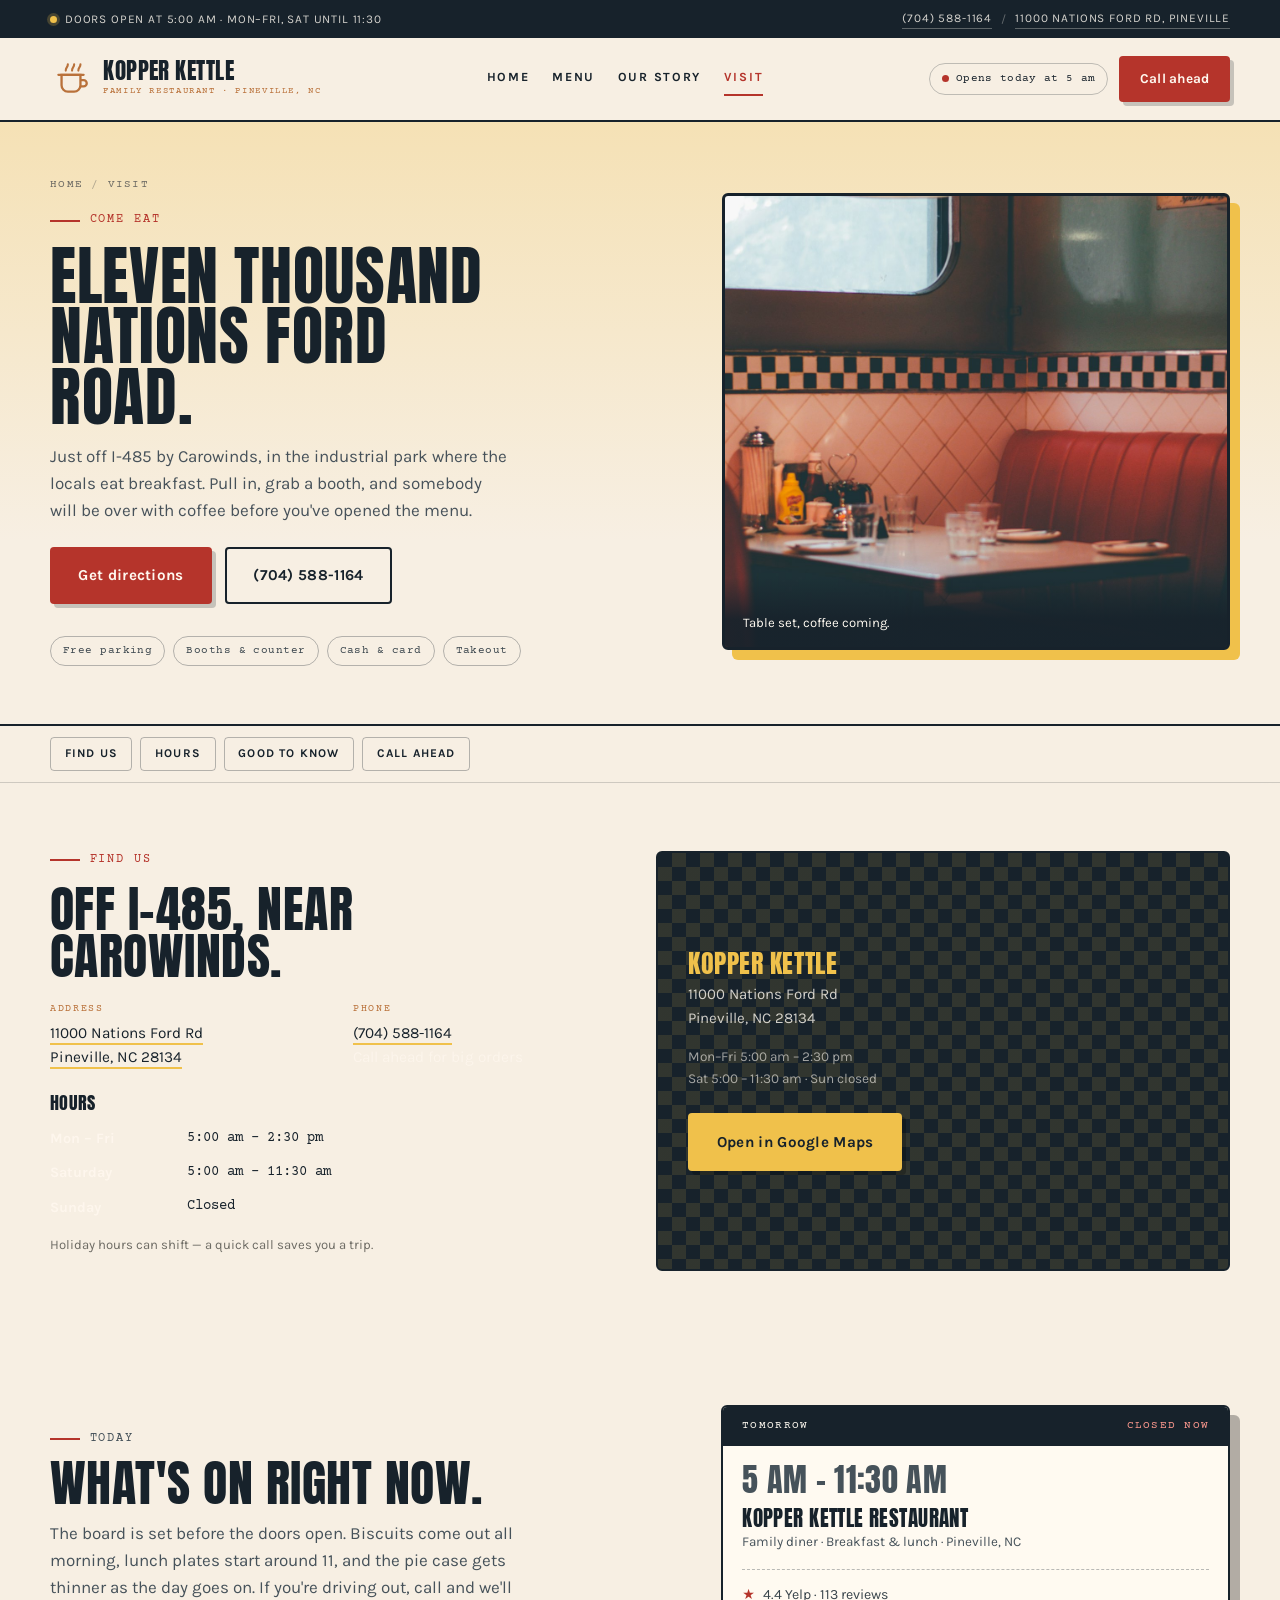
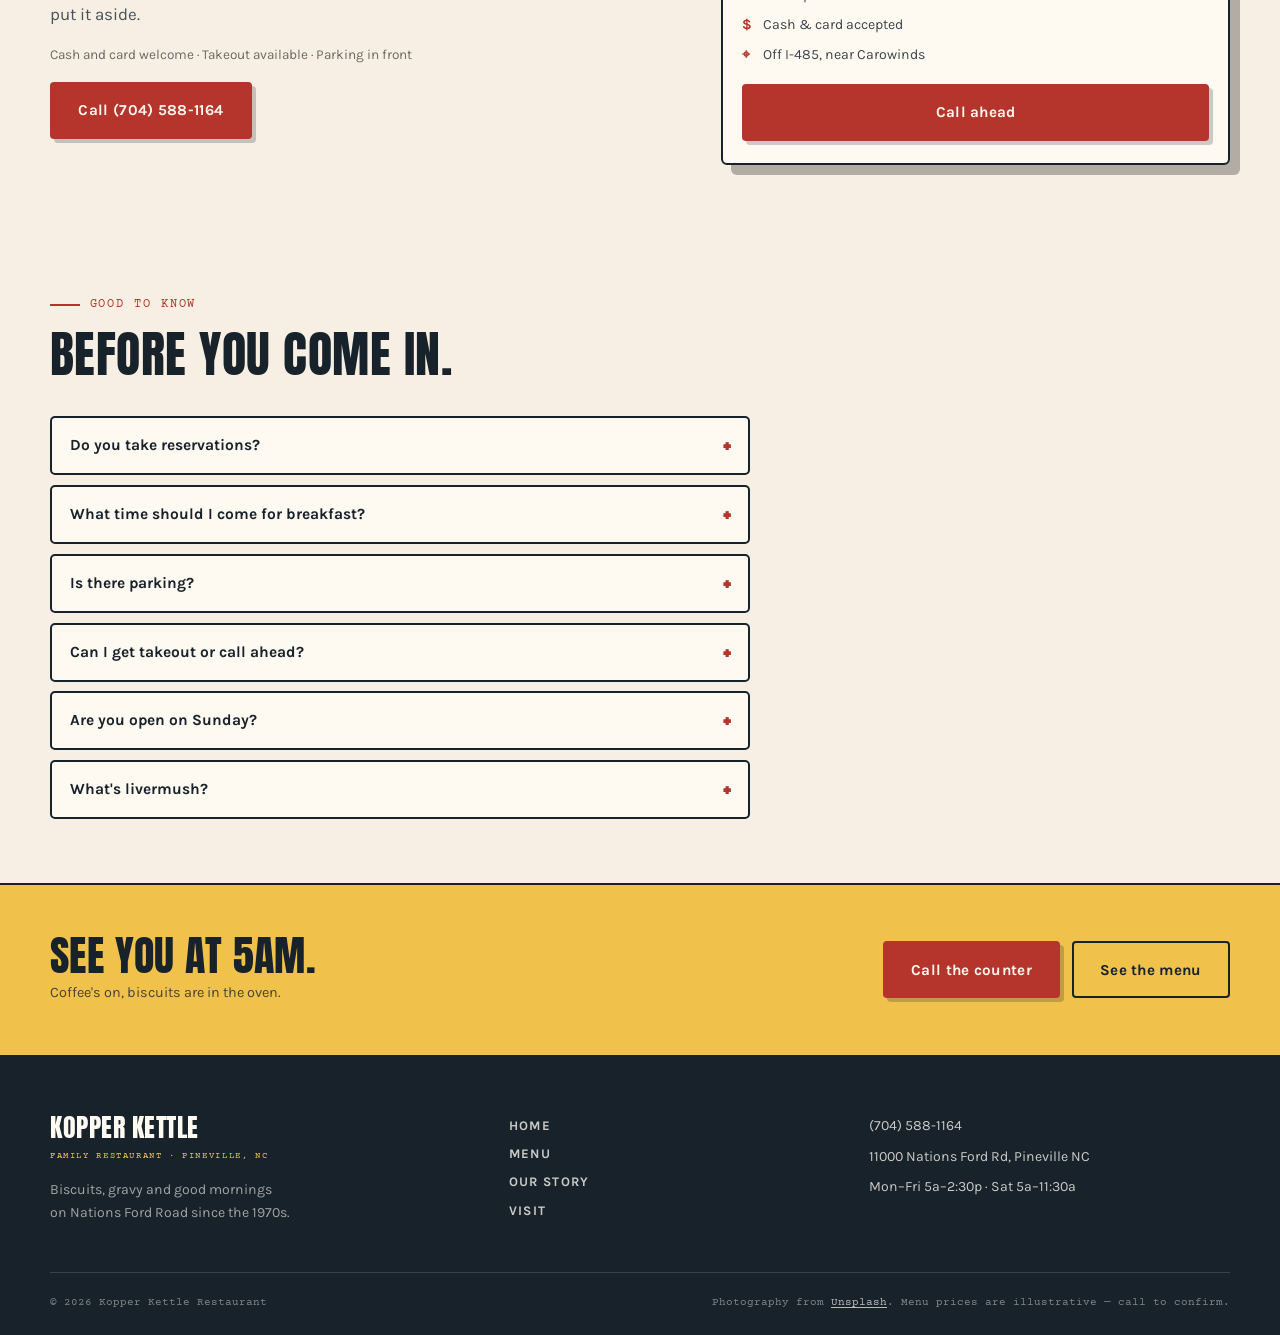
<file: visit.html>
<!DOCTYPE html>
<html lang="en">
<head>
<meta charset="utf-8" />
<meta name="viewport" content="width=device-width, initial-scale=1" />
<title>Visit &amp; Hours | Kopper Kettle Restaurant, 11000 Nations Ford Rd, Pineville NC</title>
<meta name="description" content="Kopper Kettle Restaurant, 11000 Nations Ford Rd, Pineville NC 28134. Mon–Fri 5:00 am – 2:30 pm, Saturday 5:00 – 11:30 am, closed Sunday. Call (704) 588-1164." />
<meta name="theme-color" content="#17222b" />
<link rel="icon" href="assets/favicon.svg" type="image/svg+xml" />
<link rel="preconnect" href="https://fonts.googleapis.com" />
<link rel="preconnect" href="https://fonts.gstatic.com" crossorigin />
<link href="https://fonts.googleapis.com/css2?family=Anton&family=Karla:ital,wght@0,400;0,500;0,600;0,700;1,400&family=Courier+Prime:wght@400;700&display=swap" rel="stylesheet" />
<script>document.documentElement.classList.add('js');</script>
<link rel="stylesheet" href="styles.css" />
<link rel="stylesheet" href="pages.css" />
</head>
<body>

<a class="skip" href="#find">Skip to hours and directions</a>

<div class="utility">
  <div class="shell utility-inner">
    <p class="utility-item"><span class="dot" aria-hidden="true"></span> Doors open at 5:00 am · Mon–Fri, Sat until 11:30</p>
    <p class="utility-item utility-right">
      <a href="tel:+17045881164">(704) 588-1164</a>
      <span class="utility-sep" aria-hidden="true">/</span>
      <a href="https://www.google.com/maps/search/?api=1&query=11000+Nations+Ford+Rd+Pineville+NC+28134" target="_blank" rel="noopener">11000 Nations Ford Rd, Pineville</a>
    </p>
  </div>
</div>

<header class="site-header">
  <div class="shell header-inner">
    <a class="brand" href="index.html" aria-label="Kopper Kettle Restaurant home">
      <span class="brand-mark" aria-hidden="true">
        <svg viewBox="0 0 40 40" role="img">
          <path d="M11 16h18v10a6 6 0 0 1-6 6h-6a6 6 0 0 1-6-6V16z" fill="none" stroke="currentColor" stroke-width="2.2"/>
          <path d="M8 16h24" stroke="currentColor" stroke-width="2.2" stroke-linecap="round"/>
          <path d="M15 12c0-3 2-3 2-6M21 12c0-3 2-3 2-6M27 12c0-3 2-3 2-6" fill="none" stroke="currentColor" stroke-width="2" stroke-linecap="round"/>
          <path d="M29 21h3a3 3 0 0 1 0 6h-3" fill="none" stroke="currentColor" stroke-width="2.2"/>
        </svg>
      </span>
      <span class="brand-text">
        <span class="brand-name">Kopper Kettle</span>
        <span class="brand-sub">Family Restaurant · Pineville, NC</span>
      </span>
    </a>

    <nav class="nav" id="nav" aria-label="Main">
      <a href="index.html">Home</a>
      <a href="menu.html">Menu</a>
      <a href="story.html">Our Story</a>
      <a href="visit.html" aria-current="page">Visit</a>
    </nav>

    <div class="header-right">
      <span class="open-badge" id="open-badge" data-open="false">Checking hours…</span>
      <a class="btn btn-brick btn-sm" href="tel:+17045881164">Call ahead</a>
      <button class="burger" id="burger" aria-label="Open navigation" aria-expanded="false" aria-controls="nav">
        <span></span><span></span><span></span>
      </button>
    </div>
  </div>
</header>

<main>
  <section class="page-hero">
    <div class="shell page-hero-inner">
      <div>
        <nav class="crumbs" aria-label="Breadcrumb">
          <a href="index.html">Home</a>
          <span aria-hidden="true">/</span>
          <span>Visit</span>
        </nav>
        <p class="kicker">Come eat</p>
        <h1>Eleven thousand Nations Ford Road.</h1>
        <p class="page-hero-lede">
          Just off I-485 by Carowinds, in the industrial park where the locals eat breakfast.
          Pull in, grab a booth, and somebody will be over with coffee before you've opened the menu.
        </p>
        <div class="hero-actions">
          <a class="btn btn-brick" href="https://www.google.com/maps/search/?api=1&query=11000+Nations+Ford+Rd+Pineville+NC+28134" target="_blank" rel="noopener">Get directions</a>
          <a class="btn btn-outline" href="tel:+17045881164">(704) 588-1164</a>
        </div>
        <ul class="page-hero-tags">
          <li>Free parking</li>
          <li>Booths &amp; counter</li>
          <li>Cash &amp; card</li>
          <li>Takeout</li>
        </ul>
      </div>

      <figure class="page-hero-media" data-reveal>
        <img src="assets/img/booth-detail.jpg" width="1200" height="1600" alt="A diner booth with checkered tile, condiments and a hanging lamp" />
        <figcaption>Table set, coffee coming.</figcaption>
      </figure>
    </div>
  </section>

  <nav class="jump-nav" aria-label="Visit sections">
    <div class="shell jump-nav-inner">
      <a href="#find">Find us</a>
      <a href="#hours">Hours</a>
      <a href="#faq">Good to know</a>
      <a href="#call">Call ahead</a>
    </div>
  </nav>

  <section class="board-section" id="find">
    <div class="shell">
      <div class="directions-grid" style="padding: 0;">
        <div data-reveal>
          <p class="kicker">Find us</p>
          <h2 style="max-width: 18ch; margin-bottom: 1rem;">Off I-485, near Carowinds.</h2>
          <div class="visit-facts" style="display:grid; grid-template-columns: 1fr 1fr; gap: 1.4rem 2rem; margin: 1.6rem 0;">
            <div class="vf">
              <h3 style="font-family: var(--mono); font-size: 0.64rem; letter-spacing: 0.16em; text-transform: uppercase; color: var(--copper); margin-bottom: 0.4rem;">Address</h3>
              <p><a href="https://www.google.com/maps/search/?api=1&query=11000+Nations+Ford+Rd+Pineville+NC+28134" target="_blank" rel="noopener" style="border-bottom: 2px solid var(--butter);">11000 Nations Ford Rd<br />Pineville, NC 28134</a></p>
            </div>
            <div class="vf">
              <h3 style="font-family: var(--mono); font-size: 0.64rem; letter-spacing: 0.16em; text-transform: uppercase; color: var(--copper); margin-bottom: 0.4rem;">Phone</h3>
              <p><a href="tel:+17045881164" style="border-bottom: 2px solid var(--butter);">(704) 588-1164</a><br /><span class="muted">Call ahead for big orders</span></p>
            </div>
          </div>

          <h3 id="hours" style="font-family: var(--display); text-transform: uppercase; font-size: 1.1rem; margin-bottom: 0.6rem;">Hours</h3>
          <table class="hours" style="width: 100%; max-width: 380px; border-collapse: collapse;">
            <tr><th style="text-align:left; padding: 0.35rem 1rem 0.35rem 0; font-size: 0.9rem;">Mon – Fri</th><td style="padding: 0.35rem 0; font-family: var(--mono); font-size: 0.85rem;">5:00 am – 2:30 pm</td></tr>
            <tr><th style="text-align:left; padding: 0.35rem 1rem 0.35rem 0; font-size: 0.9rem;">Saturday</th><td style="padding: 0.35rem 0; font-family: var(--mono); font-size: 0.85rem;">5:00 am – 11:30 am</td></tr>
            <tr><th style="text-align:left; padding: 0.35rem 1rem 0.35rem 0; font-size: 0.9rem;">Sunday</th><td style="padding: 0.35rem 0; font-family: var(--mono); font-size: 0.85rem;">Closed</td></tr>
          </table>
          <p class="muted" style="font-size: 0.82rem; margin-top: 0.6rem;">Holiday hours can shift — a quick call saves you a trip.</p>
        </div>

        <div class="map-card" data-reveal>
          <div>
            <h3>Kopper Kettle</h3>
            <p>11000 Nations Ford Rd<br />Pineville, NC 28134</p>
            <p style="font-size: 0.85rem; color: rgba(255,250,241,0.6);">Mon–Fri 5:00 am – 2:30 pm<br />Sat 5:00 – 11:30 am · Sun closed</p>
            <a class="btn btn-butter" href="https://www.google.com/maps/search/?api=1&query=11000+Nations+Ford+Rd+Pineville+NC+28134" target="_blank" rel="noopener">Open in Google Maps</a>
          </div>
        </div>
      </div>
    </div>
  </section>

  <section class="board-section" style="background: var(--cream);">
    <div class="shell">
      <div class="feature" style="margin-bottom: 0;">
        <div data-reveal>
          <p class="kicker">Today</p>
          <h2 id="call">What's on right now.</h2>
          <p>
            The board is set before the doors open. Biscuits come out all morning, lunch plates
            start around 11, and the pie case gets thinner as the day goes on. If you're driving
            out, call and we'll put it aside.
          </p>
          <p style="font-size: 0.85rem; color: var(--muted);">Cash and card welcome · Takeout available · Parking in front</p>
          <a class="btn btn-brick" href="tel:+17045881164">Call (704) 588-1164</a>
        </div>

        <aside class="visit-card" data-reveal>
          <div class="visit-card-head">
            <span class="visit-card-hours">Today</span>
            <span class="visit-card-status" id="visit-status">Checking…</span>
          </div>
          <p class="visit-card-time" id="visit-time">5:00 am – 2:30 pm</p>
          <div class="visit-card-body">
            <h3>Kopper Kettle Restaurant</h3>
            <p class="muted">Family diner · Breakfast &amp; lunch · Pineville, NC</p>
            <ul class="visit-list">
              <li><span aria-hidden="true">★</span> 4.4 Yelp · 113 reviews</li>
              <li><span aria-hidden="true">$</span> Cash &amp; card accepted</li>
              <li><span aria-hidden="true">⌖</span> Off I-485, near Carowinds</li>
            </ul>
            <a class="btn btn-brick btn-block" href="tel:+17045881164">Call ahead</a>
          </div>
        </aside>
      </div>
    </div>
  </section>

  <section class="faq" id="faq">
    <div class="shell">
      <header class="section-head" data-reveal>
        <p class="kicker">Good to know</p>
        <h2>Before you come in.</h2>
      </header>

      <div class="faq-list">
        <details class="faq-item" data-reveal>
          <summary>Do you take reservations?</summary>
          <p>No — it's a diner. Come in and grab a booth or a counter stool. At the 7–9am rush there can be a short wait, but tables turn quickly.</p>
        </details>
        <details class="faq-item" data-reveal>
          <summary>What time should I come for breakfast?</summary>
          <p>Doors open at 5:00 am on weekdays and Saturday. The first hour is the quietest; by 7:30 the room is full and the biscuits are flying.</p>
        </details>
        <details class="faq-item" data-reveal>
          <summary>Is there parking?</summary>
          <p>Yes — a lot in front of the building, plus overflow around the side. It's an industrial-park stretch of Nations Ford Rd, so there's room.</p>
        </details>
        <details class="faq-item" data-reveal>
          <summary>Can I get takeout or call ahead?</summary>
          <p>Yes. Call <a href="tel:+17045881164" style="text-decoration: underline;">(704) 588-1164</a> for takeout, biscuits by the dozen, or a catering tray. Give us a little notice for big orders.</p>
        </details>
        <details class="faq-item" data-reveal>
          <summary>Are you open on Sunday?</summary>
          <p>No. Sunday is the one day the grill stays off. We're back Monday at 5:00 am.</p>
        </details>
        <details class="faq-item" data-reveal>
          <summary>What's livermush?</summary>
          <p>A Western North Carolina pork and cornmeal loaf, sliced and griddled. It's the local breakfast you should try at least once — order it with eggs and grits.</p>
        </details>
      </div>
    </div>
  </section>

  <section class="cta-band">
    <div class="shell cta-band-inner" data-reveal>
      <div>
        <h2>See you at 5am.</h2>
        <p>Coffee's on, biscuits are in the oven.</p>
      </div>
      <div class="cta-band-actions">
        <a class="btn btn-brick" href="tel:+17045881164">Call the counter</a>
        <a class="btn btn-outline" href="menu.html">See the menu</a>
      </div>
    </div>
  </section>
</main>

<footer class="site-footer">
  <div class="shell footer-grid">
    <div class="footer-brand">
      <span class="brand-name">Kopper Kettle</span>
      <span class="brand-sub">Family Restaurant · Pineville, NC</span>
      <p>Biscuits, gravy and good mornings on Nations Ford Road since the 1970s.</p>
    </div>
    <nav class="footer-nav" aria-label="Footer">
      <a href="index.html">Home</a>
      <a href="menu.html">Menu</a>
      <a href="story.html">Our Story</a>
      <a href="visit.html">Visit</a>
    </nav>
    <div class="footer-contact">
      <a href="tel:+17045881164">(704) 588-1164</a>
      <a href="https://www.google.com/maps/search/?api=1&query=11000+Nations+Ford+Rd+Pineville+NC+28134" target="_blank" rel="noopener">11000 Nations Ford Rd, Pineville NC</a>
      <span>Mon–Fri 5a–2:30p · Sat 5a–11:30a</span>
    </div>
  </div>
  <div class="shell footer-base">
    <p>© <span id="year">2026</span> Kopper Kettle Restaurant</p>
    <p>Photography from <a href="https://unsplash.com" target="_blank" rel="noopener">Unsplash</a>. Menu prices are illustrative — call to confirm.</p>
  </div>
</footer>

<div class="call-bar">
  <a href="tel:+17045881164" class="call-bar-main">Call the counter <span>(704) 588-1164</span></a>
  <a href="menu.html" class="call-bar-alt">Menu</a>
</div>

<script src="script.js" defer></script>
</body>
</html>
</file>
<file: styles.css>
/* ============================================================
   Kopper Kettle Restaurant — Pineville, NC
   A 1970s roadside-diner look: signage type, copper, brick,
   butter yellow, tickets and checkered tile.
   ============================================================ */

:root {
  --cream: #f7efe3;
  --paper: #fffaf1;
  --ink: #17222b;
  --ink-soft: #26343f;
  --brick: #b5342b;
  --brick-dark: #94271f;
  --butter: #f0c14b;
  --copper: #b9713a;
  --line: rgba(23, 34, 43, 0.18);
  --muted: #6c6a63;
  --shell: 1180px;
  --display: "Anton", "Arial Narrow", Impact, sans-serif;
  --body: "Karla", "Segoe UI", system-ui, sans-serif;
  --mono: "Courier Prime", "Courier New", monospace;
}

* { box-sizing: border-box; }

html {
  scroll-behavior: smooth;
  overflow-x: clip;
  -webkit-text-size-adjust: 100%;
}

body {
  margin: 0;
  background: var(--cream);
  color: var(--ink);
  font-family: var(--body);
  font-size: 17px;
  line-height: 1.6;
  overflow-x: clip;
}

img { display: block; max-width: 100%; height: auto; }
a { color: inherit; text-decoration: none; }
p { margin: 0 0 1rem; }

h1, h2, h3 {
  font-family: var(--display);
  font-weight: 400;
  text-transform: uppercase;
  letter-spacing: 0.01em;
  line-height: 0.94;
  margin: 0;
}

h1 { font-size: clamp(2.5rem, 6vw, 4.6rem); }
h2 { font-size: clamp(1.9rem, 4.2vw, 3.1rem); }
h3 { font-size: 1.15rem; letter-spacing: 0.02em; }

.shell {
  width: min(100% - 2.6rem, var(--shell));
  margin-inline: auto;
}

.muted { color: var(--muted); }

.skip {
  position: absolute;
  left: -9999px;
  background: var(--ink);
  color: var(--paper);
  padding: 0.75rem 1.1rem;
  z-index: 300;
}
.skip:focus { left: 12px; top: 12px; }

:focus-visible {
  outline: 3px solid var(--brick);
  outline-offset: 3px;
}

/* ---------- Buttons ---------- */

.btn {
  display: inline-flex;
  align-items: center;
  justify-content: center;
  gap: 0.5rem;
  font-family: var(--body);
  font-weight: 700;
  font-size: 0.95rem;
  letter-spacing: 0.02em;
  padding: 0.9rem 1.65rem;
  border: 2px solid transparent;
  border-radius: 4px;
  cursor: pointer;
  transition: transform 0.16s ease, background 0.16s ease, color 0.16s ease, box-shadow 0.16s ease;
}
.btn:hover { transform: translateY(-2px); }

.btn-brick {
  background: var(--brick);
  color: #fff8ef;
  box-shadow: 4px 4px 0 rgba(23, 34, 43, 0.22);
}
.btn-brick:hover { background: var(--brick-dark); }

.btn-outline {
  border-color: var(--ink);
  color: var(--ink);
  background: transparent;
}
.btn-outline:hover { background: var(--ink); color: var(--paper); }

.btn-butter { background: var(--butter); color: var(--ink); box-shadow: 4px 4px 0 rgba(0, 0, 0, 0.25); }
.btn-butter:hover { background: #ffd466; }

.btn-outline-light { border-color: rgba(255, 250, 241, 0.6); color: #fffaf1; }
.btn-outline-light:hover { background: rgba(255, 250, 241, 0.14); }

.btn-sm { padding: 0.66rem 1.15rem; font-size: 0.85rem; }
.btn-block { width: 100%; }

/* ---------- Utility bar ---------- */

.utility {
  background: var(--ink);
  color: rgba(255, 250, 241, 0.82);
  font-size: 0.74rem;
  letter-spacing: 0.07em;
  text-transform: uppercase;
}
.utility-inner {
  display: flex;
  justify-content: space-between;
  align-items: center;
  gap: 1rem;
  min-height: 38px;
  padding-block: 0.35rem;
}
.utility-item { margin: 0; display: flex; align-items: center; gap: 0.5rem; }
.utility-right { gap: 0.55rem; }
.utility a { border-bottom: 1px solid rgba(255, 250, 241, 0.3); }
.utility a:hover { color: var(--butter); border-color: var(--butter); }
.utility-sep { opacity: 0.4; }
.dot {
  width: 7px; height: 7px; border-radius: 50%;
  background: var(--butter);
  box-shadow: 0 0 0 3px rgba(240, 193, 75, 0.22);
}

/* ---------- Header ---------- */

.site-header {
  position: sticky;
  top: 0;
  z-index: 90;
  background: var(--cream);
  border-bottom: 2px solid var(--ink);
}
.header-inner {
  display: flex;
  align-items: center;
  gap: 1.4rem;
  min-height: 82px;
  padding-block: 0.7rem;
}

.brand { display: flex; align-items: center; gap: 0.7rem; }
.brand-mark {
  width: 42px; height: 42px;
  color: var(--copper);
  flex: none;
}
.brand-mark svg { width: 100%; height: 100%; display: block; }
.brand-text { display: grid; }
.brand-name {
  font-family: var(--display);
  text-transform: uppercase;
  font-size: 1.42rem;
  line-height: 0.95;
  letter-spacing: 0.02em;
  color: var(--ink);
}
.brand-sub {
  font-family: var(--mono);
  font-size: 0.56rem;
  letter-spacing: 0.18em;
  text-transform: uppercase;
  color: var(--copper);
  margin-top: 3px;
}

.nav {
  display: flex;
  gap: 1.4rem;
  margin-inline: auto;
  align-items: center;
}
.nav a {
  font-size: 0.78rem;
  font-weight: 700;
  letter-spacing: 0.14em;
  text-transform: uppercase;
  padding: 0.4rem 0;
  border-bottom: 2px solid transparent;
  transition: border-color 0.16s ease, color 0.16s ease;
}
.nav a:hover { border-color: var(--brick); color: var(--brick); }

.header-right { display: flex; align-items: center; gap: 0.7rem; }

.open-badge {
  display: inline-flex;
  align-items: center;
  gap: 0.45rem;
  font-family: var(--mono);
  font-size: 0.7rem;
  letter-spacing: 0.03em;
  border: 1px solid rgba(23, 34, 43, 0.25);
  border-radius: 999px;
  padding: 0.35rem 0.75rem;
  white-space: nowrap;
}
.open-badge::before {
  content: "";
  width: 7px; height: 7px; border-radius: 50%;
  background: #3f8b4f;
}
.open-badge[data-open="false"]::before { background: var(--brick); }

.burger {
  display: none;
  flex-direction: column;
  justify-content: center;
  gap: 5px;
  width: 44px; height: 44px;
  padding: 0 10px;
  background: var(--ink);
  border: 0;
  border-radius: 4px;
  cursor: pointer;
  align-items: stretch;
}
.burger span { height: 2px; width: 100%; background: var(--paper); display: block; }
.burger[aria-expanded="true"] span:nth-child(1) { transform: translateY(7px) rotate(45deg); }
.burger[aria-expanded="true"] span:nth-child(2) { opacity: 0; }
.burger[aria-expanded="true"] span:nth-child(3) { transform: translateY(-7px) rotate(-45deg); }

/* ---------- Shared ---------- */

.kicker {
  font-family: var(--mono);
  font-size: 0.74rem;
  letter-spacing: 0.16em;
  text-transform: uppercase;
  color: var(--brick);
  margin-bottom: 1rem;
  display: flex;
  align-items: center;
  gap: 0.6rem;
}
.kicker::before {
  content: "";
  width: 30px; height: 2px;
  background: var(--brick);
  display: inline-block;
}
.kicker-light { color: var(--butter); }
.kicker-light::before { background: var(--butter); }

.section-head { max-width: 640px; margin-bottom: 2.4rem; }
.section-lede { color: #4c545a; margin-top: 1rem; }

[data-reveal] { will-change: opacity, transform; }
html.js [data-reveal] {
  opacity: 0;
  transform: translateY(18px);
  transition: opacity 0.6s ease, transform 0.6s ease;
}
html.js [data-reveal].in { opacity: 1; transform: none; }

/* ---------- Hero ---------- */

.hero {
  position: relative;
  padding: clamp(2.6rem, 6vw, 4.5rem) 0 0;
  background:
    linear-gradient(180deg, rgba(240, 193, 75, 0.24) 0%, rgba(240, 193, 75, 0) 42%),
    var(--cream);
}

.hero-grid {
  display: grid;
  grid-template-columns: 1.06fr 0.94fr;
  gap: clamp(2rem, 4.5vw, 4rem);
  align-items: center;
}

.hero-copy h1 { margin-bottom: 1.3rem; }
.hero-em {
  color: var(--brick);
  text-decoration-line: underline;
  text-decoration-style: dashed;
  text-decoration-color: rgba(181, 52, 43, 0.55);
  text-decoration-thickness: 5px;
  text-underline-offset: 0.14em;
  text-decoration-skip-ink: none;
}

.hero-lede { max-width: 42ch; color: #424c53; margin-bottom: 1.7rem; }

.hero-actions { display: flex; flex-wrap: wrap; gap: 0.8rem; margin-bottom: 2rem; }

.hero-facts {
  display: grid;
  grid-template-columns: repeat(3, minmax(0, 1fr));
  gap: 1rem;
  margin: 0;
  padding-top: 1.3rem;
  border-top: 1px solid var(--line);
}
.hero-facts dt {
  font-family: var(--mono);
  font-size: 0.64rem;
  letter-spacing: 0.1em;
  text-transform: uppercase;
  color: var(--copper);
  margin-bottom: 0.25rem;
}
.hero-facts dd {
  margin: 0;
  font-family: var(--display);
  text-transform: uppercase;
  font-size: 1rem;
  letter-spacing: 0.02em;
}

.hero-media {
  position: relative;
  margin: 0;
  border: 3px solid var(--ink);
  border-radius: 6px;
  overflow: hidden;
  box-shadow: 10px 10px 0 var(--butter);
  background: var(--ink);
  aspect-ratio: 4 / 4.6;
  z-index: 1;
}
.hero-media img { width: 100%; height: 100%; object-fit: cover; }

.hero-caption {
  position: absolute;
  left: 0;
  bottom: 0;
  right: 0;
  background: linear-gradient(180deg, rgba(23, 34, 43, 0) 0%, rgba(23, 34, 43, 0.92) 46%);
  color: var(--paper);
  padding: 3.2rem 1.3rem 1.15rem;
  font-size: 0.86rem;
}
.hero-caption-kicker {
  display: block;
  font-family: var(--mono);
  font-size: 0.62rem;
  letter-spacing: 0.18em;
  text-transform: uppercase;
  color: var(--butter);
  margin-bottom: 0.2rem;
}

.hero-seal {
  position: absolute;
  top: -22px;
  right: -18px;
  width: 132px;
  height: 132px;
  border-radius: 50%;
  background: var(--brick);
  color: #fff8ef;
  border: 2px dashed rgba(255, 248, 239, 0.7);
  display: grid;
  align-content: center;
  justify-items: center;
  gap: 0.15rem;
  text-align: center;
  padding: 0.7rem;
  transform: rotate(8deg);
  box-shadow: 0 14px 24px -16px rgba(0, 0, 0, 0.7);
}
.seal-top,
.seal-bottom {
  font-family: var(--mono);
  font-size: 0.5rem;
  letter-spacing: 0.12em;
  text-transform: uppercase;
  opacity: 0.9;
}
.hero-seal strong {
  font-family: var(--display);
  text-transform: uppercase;
  font-size: 0.98rem;
  line-height: 1;
  letter-spacing: 0.02em;
}

/* ---------- Ticket ---------- */

.ticket {
  margin-top: clamp(2.4rem, 5vw, 3.6rem);
  background: var(--paper);
  border: 2px solid var(--ink);
  border-radius: 4px;
  display: grid;
  grid-template-columns: repeat(4, 1fr);
  position: relative;
  box-shadow: 6px 6px 0 rgba(23, 34, 43, 0.12);
}
.ticket::before,
.ticket::after {
  content: "";
  position: absolute;
  top: 50%;
  width: 16px; height: 16px;
  background: var(--cream);
  border: 2px solid var(--ink);
  border-radius: 50%;
  transform: translateY(-50%);
}
.ticket::before { left: -10px; border-left-color: transparent; border-top-color: transparent; transform: translateY(-50%) rotate(45deg); }
.ticket::after { right: -10px; border-right-color: transparent; border-bottom-color: transparent; transform: translateY(-50%) rotate(45deg); }

.ticket-cell {
  padding: 1.15rem 1.3rem;
  display: grid;
  gap: 0.2rem;
  border-right: 1px dashed rgba(23, 34, 43, 0.3);
  align-content: center;
}
.ticket-cell:last-child { border-right: 0; }
.ticket-label {
  font-family: var(--mono);
  font-size: 0.6rem;
  letter-spacing: 0.16em;
  text-transform: uppercase;
  color: var(--copper);
}
.ticket-value {
  font-family: var(--display);
  text-transform: uppercase;
  font-size: 1.05rem;
  letter-spacing: 0.01em;
  line-height: 1.1;
}
a.ticket-value:hover { color: var(--brick); }
.ticket-sub { font-size: 0.76rem; color: var(--muted); line-height: 1.3; }
.stars { color: var(--butter); letter-spacing: 0.05em; font-size: 0.8rem; }

/* ---------- Favorites ---------- */

.favorites { padding: clamp(3.4rem, 7vw, 5.5rem) 0; background: var(--cream); }

.fav-grid {
  display: grid;
  grid-template-columns: repeat(4, 1fr);
  gap: 1.4rem;
}

.fav-card {
  background: var(--paper);
  border: 2px solid var(--ink);
  border-radius: 5px;
  padding: 0 0 1.2rem;
  display: flex;
  flex-direction: column;
  transition: transform 0.2s ease, box-shadow 0.2s ease;
}
.fav-card:hover { transform: translateY(-4px); box-shadow: 8px 8px 0 var(--butter); }

.fav-media { position: relative; overflow: hidden; border-bottom: 2px solid var(--ink); }
.fav-media img { width: 100%; aspect-ratio: 4 / 3; object-fit: cover; }

.fav-num {
  position: absolute;
  top: 10px; left: 10px;
  font-family: var(--mono);
  font-size: 0.72rem;
  font-weight: 700;
  background: var(--ink);
  color: var(--paper);
  padding: 0.18rem 0.45rem;
  border-radius: 3px;
  letter-spacing: 0.05em;
}

.fav-card h3 { margin: 1rem 1.1rem 0.35rem; font-size: 1.22rem; }
.fav-card p { margin: 0 1.1rem 0.9rem; font-size: 0.88rem; color: #4f585f; line-height: 1.5; }
.fav-price {
  margin-top: auto;
  align-self: flex-start;
  margin-left: 1.1rem;
  font-family: var(--mono);
  font-weight: 700;
  font-size: 0.95rem;
  color: var(--brick);
  border-top: 1px solid var(--line);
  padding-top: 0.5rem;
  width: calc(100% - 2.2rem);
}

/* ---------- Menu ---------- */

.menu {
  background: var(--ink);
  color: var(--paper);
  padding: clamp(3.4rem, 7vw, 5.5rem) 0;
  position: relative;
  overflow: hidden;
}
.menu::after {
  content: "";
  position: absolute;
  inset: auto -40px 0 auto;
  width: 220px; height: 220px;
  background-image:
    linear-gradient(45deg, rgba(240,193,75,0.16) 25%, transparent 25%, transparent 75%, rgba(240,193,75,0.16) 75%),
    linear-gradient(45deg, rgba(240,193,75,0.16) 25%, transparent 25%, transparent 75%, rgba(240,193,75,0.16) 75%);
  background-size: 40px 40px;
  background-position: 0 0, 20px 20px;
  opacity: 0.5;
  pointer-events: none;
}
.menu .kicker { color: var(--butter); }
.menu .kicker::before { background: var(--butter); }
.menu .section-head h2 { color: var(--paper); }

.section-head-row {
  display: flex;
  justify-content: space-between;
  align-items: flex-end;
  gap: 2rem;
  max-width: none;
  margin-bottom: 2rem;
}
.menu-stamp {
  font-family: var(--mono);
  font-size: 0.7rem;
  letter-spacing: 0.1em;
  text-transform: uppercase;
  color: rgba(255, 250, 241, 0.6);
  text-align: right;
  border-right: 3px solid var(--butter);
  padding-right: 0.8rem;
  margin: 0 0 0.3rem;
  line-height: 1.6;
  flex: none;
}

.menu-card {
  background: var(--paper);
  color: var(--ink);
  border-radius: 6px;
  border: 2px solid var(--ink);
  box-shadow: 12px 12px 0 rgba(0, 0, 0, 0.35);
  overflow: hidden;
  position: relative;
  z-index: 2;
}

.menu-card-top {
  background: var(--brick);
  color: #fff8ef;
  display: flex;
  justify-content: space-between;
  align-items: center;
  gap: 1rem;
  padding: 0.9rem 1.6rem;
  font-family: var(--mono);
  font-size: 0.64rem;
  letter-spacing: 0.16em;
  text-transform: uppercase;
  border-bottom: 2px solid var(--ink);
}
.menu-card-mid { opacity: 0.85; }

.menu-columns {
  display: grid;
  grid-template-columns: 1.15fr 1.15fr 0.8fr;
  gap: 2.4rem;
  padding: clamp(1.6rem, 3vw, 2.6rem);
}

.menu-col-side {
  border-left: 1px dashed rgba(23, 34, 43, 0.3);
  padding-left: 2rem;
  display: grid;
  align-content: start;
  gap: 1.6rem;
}

.menu-heading {
  font-family: var(--display);
  text-transform: uppercase;
  font-size: 1.06rem;
  letter-spacing: 0.05em;
  color: var(--ink);
  padding-bottom: 0.5rem;
  border-bottom: 2px solid var(--ink);
  margin-bottom: 0.7rem;
}
.menu-heading-gap { margin-top: 1.7rem; }

.menu-list { list-style: none; margin: 0; padding: 0; display: grid; gap: 0.55rem; }
.menu-list li { display: flex; align-items: baseline; gap: 0.35rem; }
.menu-list-tight { gap: 0.4rem; }

.mi-name {
  font-weight: 700;
  font-size: 0.93rem;
  line-height: 1.25;
  max-width: 82%;
}
.mi-name em {
  display: block;
  font-family: var(--mono);
  font-style: normal;
  font-weight: 400;
  font-size: 0.7rem;
  color: var(--muted);
  margin-top: 1px;
}
.mi-dots {
  flex: 1;
  border-bottom: 1px dotted rgba(23, 34, 43, 0.45);
  transform: translateY(-4px);
  min-width: 14px;
}
.mi-price {
  font-family: var(--mono);
  font-weight: 700;
  font-size: 0.86rem;
  color: var(--brick);
  white-space: nowrap;
}

.menu-card-foot {
  border-top: 2px solid var(--ink);
  padding: 1.2rem clamp(1.4rem, 3vw, 2.4rem);
  display: flex;
  flex-wrap: wrap;
  gap: 1rem;
  justify-content: space-between;
  align-items: center;
  background: rgba(240, 193, 75, 0.24);
}
.menu-card-foot p { margin: 0; font-size: 0.86rem; max-width: 58ch; color: #414c53; }

/* ---------- Story ---------- */

.story {
  background: var(--butter);
  padding: clamp(3.4rem, 7vw, 5.5rem) 0;
  color: var(--ink);
  position: relative;
  overflow: hidden;
}
.story::before {
  content: "";
  position: absolute;
  top: 0; left: 0; right: 0;
  height: 14px;
  background-image:
    linear-gradient(45deg, var(--ink) 25%, transparent 25%, transparent 75%, var(--ink) 75%),
    linear-gradient(45deg, var(--ink) 25%, transparent 25%, transparent 75%, var(--ink) 75%);
  background-size: 14px 14px;
  background-position: 0 0, 7px 7px;
  opacity: 0.9;
}

.story-grid {
  display: grid;
  grid-template-columns: 0.92fr 1.08fr;
  gap: clamp(2rem, 5vw, 4rem);
  align-items: start;
  padding-top: 1rem;
}

.story-media { position: relative; margin: 0; }
.story-media img {
  width: 100%;
  aspect-ratio: 5 / 4;
  object-fit: cover;
  border: 3px solid var(--ink);
  border-radius: 4px;
  box-shadow: 10px 10px 0 var(--brick);
  filter: grayscale(1) contrast(1.05);
}
.story-caption {
  font-family: var(--mono);
  font-size: 0.7rem;
  letter-spacing: 0.04em;
  margin-top: 1.1rem;
  color: rgba(23, 34, 43, 0.7);
}

.story-copy h2 { margin-bottom: 1.1rem; }
.story-copy p { color: #313b41; max-width: 50ch; }

.timeline {
  list-style: none;
  margin: 1.7rem 0 0;
  padding: 0 0 0 1.1rem;
  border-left: 2px dashed rgba(23, 34, 43, 0.45);
  display: grid;
  gap: 0.95rem;
}
.timeline li { position: relative; display: grid; gap: 0.1rem; }
.timeline li::before {
  content: "";
  position: absolute;
  left: -1.42rem;
  top: 0.42rem;
  width: 9px; height: 9px;
  background: var(--brick);
  border-radius: 50%;
}
.tl-year {
  font-family: var(--mono);
  font-weight: 700;
  font-size: 0.72rem;
  letter-spacing: 0.12em;
  color: var(--brick);
}
.tl-text { font-size: 0.92rem; color: #2c363c; }

/* ---------- Reviews ---------- */

.reviews { padding: clamp(3.4rem, 7vw, 5.5rem) 0; background: var(--cream); }

.reviews-top {
  display: grid;
  grid-template-columns: 0.62fr 1.38fr;
  gap: clamp(1.6rem, 4vw, 3.4rem);
  align-items: end;
  padding-bottom: 2rem;
  border-bottom: 2px solid var(--ink);
  margin-bottom: 2rem;
}

.rating-lockup { display: grid; gap: 0.35rem; }
.rating-number {
  font-family: var(--display);
  font-size: clamp(4rem, 9vw, 6.4rem);
  line-height: 0.82;
  color: var(--brick);
}
.rating-stars { color: var(--brick); letter-spacing: 0.1em; font-size: 1.1rem; }
.rating-meta {
  font-family: var(--mono);
  font-size: 0.7rem;
  line-height: 1.5;
  letter-spacing: 0.03em;
  color: var(--muted);
}

.reviews-intro h2 { margin-bottom: 0.6rem; max-width: 22ch; }
.reviews-sub {
  font-family: var(--mono);
  font-size: 0.7rem;
  letter-spacing: 0.03em;
  color: var(--muted);
  margin: 0;
}

.quote-grid {
  display: grid;
  grid-template-columns: repeat(3, 1fr);
  gap: 1.2rem;
}
.quote {
  margin: 0;
  background: var(--paper);
  border: 2px solid var(--ink);
  border-top: 6px solid var(--brick);
  border-radius: 4px;
  padding: 1.3rem 1.3rem 1.1rem;
  display: flex;
  flex-direction: column;
  gap: 0.9rem;
}
.quote-wide { grid-column: span 2; border-top-color: var(--butter); }
.quote blockquote {
  margin: 0;
  font-size: 0.95rem;
  line-height: 1.55;
  color: #313b41;
}
.quote figcaption {
  margin-top: auto;
  font-family: var(--mono);
  font-size: 0.68rem;
  letter-spacing: 0.03em;
  color: var(--muted);
}
.quote figcaption strong { color: var(--ink); }

/* ---------- Photo strip ---------- */

.strip { background: var(--ink); }
.strip-grid {
  display: grid;
  grid-template-columns: repeat(4, 1fr);
  gap: 4px;
}
.strip-grid img {
  width: 100%;
  height: 260px;
  object-fit: cover;
  filter: saturate(0.95);
}

/* ---------- Visit ---------- */

.visit {
  background: var(--brick);
  color: #fff8ef;
  padding: clamp(3.4rem, 7vw, 5.5rem) 0;
  position: relative;
  overflow: hidden;
}
.visit::before {
  content: "";
  position: absolute;
  inset: 0;
  background-image:
    linear-gradient(45deg, rgba(255, 248, 239, 0.05) 25%, transparent 25%, transparent 75%, rgba(255, 248, 239, 0.05) 75%),
    linear-gradient(45deg, rgba(255, 248, 239, 0.05) 25%, transparent 25%, transparent 75%, rgba(255, 248, 239, 0.05) 75%);
  background-size: 36px 36px;
  background-position: 0 0, 18px 18px;
  pointer-events: none;
}

.visit-grid {
  position: relative;
  display: grid;
  grid-template-columns: 1.2fr 0.8fr;
  gap: clamp(2rem, 5vw, 4rem);
  align-items: start;
}
.visit-copy h2 { margin-bottom: 1rem; max-width: 18ch; }
.visit-lede { color: rgba(255, 248, 239, 0.86); max-width: 46ch; }

.visit-facts {
  display: grid;
  grid-template-columns: 1fr 1fr;
  gap: 1.4rem 2rem;
  margin: 2rem 0;
}
.vf h3 {
  font-family: var(--mono);
  font-size: 0.64rem;
  letter-spacing: 0.16em;
  text-transform: uppercase;
  color: rgba(255, 248, 239, 0.72);
  margin-bottom: 0.4rem;
}
.vf p { margin: 0; font-size: 0.96rem; }
.vf a { border-bottom: 2px solid rgba(240, 193, 75, 0.75); padding-bottom: 1px; }
.vf a:hover { border-color: #fff8ef; }
.vf .muted { color: rgba(255, 248, 239, 0.65); }

.hours { border-collapse: collapse; width: 100%; font-size: 0.9rem; }
.hours th {
  text-align: left;
  font-weight: 700;
  padding: 0.1rem 1rem 0.1rem 0;
  white-space: nowrap;
  color: rgba(255, 248, 239, 0.8);
}
.hours td { padding: 0.1rem 0; }

.visit-actions { display: flex; flex-wrap: wrap; gap: 0.8rem; }

.visit-card {
  background: var(--paper);
  color: var(--ink);
  border: 2px solid var(--ink);
  border-radius: 6px;
  box-shadow: 10px 10px 0 rgba(0, 0, 0, 0.28);
  overflow: hidden;
}
.visit-card-head {
  display: flex;
  justify-content: space-between;
  align-items: center;
  gap: 1rem;
  background: var(--ink);
  color: var(--paper);
  padding: 0.7rem 1.2rem;
  font-family: var(--mono);
  font-size: 0.66rem;
  letter-spacing: 0.12em;
  text-transform: uppercase;
}
.visit-card-status { color: var(--butter); }
.visit-card-status.is-closed { color: #ff9a8f; }
.visit-card-time {
  font-family: var(--display);
  font-size: 2rem;
  text-transform: uppercase;
  line-height: 1;
  margin: 0;
  padding: 1.1rem 1.2rem 0;
  letter-spacing: 0.01em;
}
.visit-card-body { padding: 0.8rem 1.2rem 1.4rem; }
.visit-card-body h3 { font-size: 1.3rem; margin-bottom: 0.2rem; }
.visit-card-body .muted { font-size: 0.84rem; margin-bottom: 1rem; }
.visit-list {
  list-style: none;
  padding: 0.9rem 0 0;
  margin: 0 0 1.1rem;
  border-top: 1px dashed rgba(23, 34, 43, 0.3);
  display: grid;
  gap: 0.45rem;
  font-size: 0.88rem;
  color: #3a454c;
}
.visit-list span {
  display: inline-block;
  width: 18px;
  color: var(--brick);
  font-weight: 700;
}

/* ---------- Footer ---------- */

.site-footer {
  background: var(--ink);
  color: rgba(255, 250, 241, 0.78);
  padding: clamp(2.6rem, 5vw, 3.6rem) 0 1.5rem;
}
.footer-grid {
  display: grid;
  grid-template-columns: 1.3fr 1fr 1.1fr;
  gap: 2rem;
  padding-bottom: 2rem;
  border-bottom: 1px solid rgba(255, 250, 241, 0.15);
}
.footer-brand .brand-name { color: var(--paper); font-size: 1.6rem; display: block; }
.footer-brand .brand-sub { color: var(--butter); }
.footer-brand p { margin-top: 0.8rem; font-size: 0.88rem; max-width: 30ch; color: rgba(255, 250, 241, 0.6); }

.footer-nav { display: grid; align-content: start; gap: 0.45rem; }
.footer-nav a {
  font-size: 0.82rem;
  letter-spacing: 0.1em;
  text-transform: uppercase;
  font-weight: 700;
  width: fit-content;
}
.footer-nav a:hover { color: var(--butter); }

.footer-contact { display: grid; align-content: start; gap: 0.45rem; font-size: 0.88rem; }
.footer-contact a { width: fit-content; border-bottom: 1px solid transparent; }
.footer-contact a:hover { color: var(--butter); border-color: var(--butter); }

.footer-base {
  display: flex;
  flex-wrap: wrap;
  justify-content: space-between;
  gap: 0.6rem;
  padding-top: 1.3rem;
  font-family: var(--mono);
  font-size: 0.68rem;
  color: rgba(255, 250, 241, 0.45);
}
.footer-base p { margin: 0; }
.footer-base a { color: rgba(255, 250, 241, 0.7); text-decoration: underline; text-underline-offset: 2px; }

/* ---------- Mobile call bar ---------- */

.call-bar {
  display: none;
  position: fixed;
  left: 0; right: 0; bottom: 0;
  z-index: 95;
  background: var(--ink);
  border-top: 3px solid var(--butter);
  padding: 0.55rem 0.7rem calc(0.55rem + env(safe-area-inset-bottom));
  gap: 0.5rem;
}
.call-bar-main {
  flex: 1;
  display: flex;
  align-items: center;
  justify-content: center;
  gap: 0.4rem;
  background: var(--butter);
  color: var(--ink);
  font-weight: 700;
  font-size: 0.88rem;
  padding: 0.75rem;
  border-radius: 4px;
}
.call-bar-main span { font-family: var(--mono); font-weight: 400; font-size: 0.78rem; }
.call-bar-alt {
  display: flex;
  align-items: center;
  justify-content: center;
  padding: 0 1rem;
  border: 1px solid rgba(255, 250, 241, 0.4);
  border-radius: 4px;
  color: var(--paper);
  font-size: 0.82rem;
  font-weight: 700;
  letter-spacing: 0.08em;
  text-transform: uppercase;
}

/* ---------- Responsive ---------- */

@media (max-width: 1080px) {
  .header-right .open-badge { display: none; }
  .hero-grid { grid-template-columns: 1fr 1fr; gap: 2rem; }
  .fav-grid { grid-template-columns: 1fr 1fr; }
  .menu-columns { grid-template-columns: 1fr 1fr; gap: 2rem; }
  .menu-col-side {
    grid-column: 1 / -1;
    border-left: 0;
    border-top: 1px dashed rgba(23, 34, 43, 0.3);
    padding-left: 0;
    padding-top: 1.6rem;
    grid-template-columns: 1fr 1fr;
    gap: 2rem;
  }
  .story-grid { grid-template-columns: 1fr; }
  .story-media img { aspect-ratio: 16 / 9; }
  .quote-grid { grid-template-columns: 1fr 1fr; }
  .quote-wide { grid-column: span 2; }
  .strip-grid { grid-template-columns: 1fr 1fr; }
  .strip-grid img { height: 210px; }
  .visit-grid { grid-template-columns: 1fr; }
  .visit-card { max-width: 430px; }
  .footer-grid { grid-template-columns: 1fr 1fr; }
}

@media (max-width: 900px) {
  .burger { display: flex; }
  .nav {
    position: absolute;
    top: 100%;
    left: 1.3rem;
    right: 1.3rem;
    flex-direction: column;
    align-items: stretch;
    gap: 0;
    background: var(--paper);
    border: 2px solid var(--ink);
    border-top: 0;
    border-radius: 0 0 6px 6px;
    padding: 0.5rem;
    margin: 0;
    opacity: 0;
    visibility: hidden;
    transform: translateY(-6px);
    transition: opacity 0.2s ease, transform 0.2s ease, visibility 0.2s;
    box-shadow: 0 20px 30px -20px rgba(0, 0, 0, 0.45);
  }
  .nav.is-open { opacity: 1; visibility: visible; transform: none; }
  .nav a { padding: 0.75rem 0.8rem; border-bottom: 1px solid var(--line); }
  .nav a:last-child { border-bottom: 0; }
  .header-inner { justify-content: space-between; }
  .hero-grid { grid-template-columns: 1fr; }
  .hero-media { max-width: 460px; order: 2; }
  .hero-copy { order: 1; }
  .ticket { grid-template-columns: 1fr 1fr; }
  .ticket-cell:nth-child(2) { border-right: 0; }
  .ticket-cell:nth-child(-n+2) { border-bottom: 1px dashed rgba(23, 34, 43, 0.3); }
  .reviews-top { grid-template-columns: 1fr; align-items: start; gap: 1.4rem; }
  .rating-lockup { grid-auto-flow: column; align-items: end; justify-content: start; gap: 0.9rem; }
  .rating-meta { margin-bottom: 0.3rem; }
}

@media (max-width: 640px) {
  body { font-size: 16px; padding-bottom: 76px; }
  .shell { width: min(100% - 1.7rem, var(--shell)); }
  .utility-inner { justify-content: center; min-height: 34px; }
  .utility-right { display: none; }
  .utility { font-size: 0.66rem; }
  .header-inner { min-height: 70px; gap: 0.8rem; }
  .brand-mark { width: 34px; height: 34px; }
  .brand-name { font-size: 1.16rem; }
  .brand-sub { font-size: 0.48rem; letter-spacing: 0.12em; }
  .header-right .btn { display: none; }
  .hero { padding-top: 2rem; }
  .hero-media { box-shadow: 7px 7px 0 var(--butter); aspect-ratio: 4 / 4.2; }
  .hero-seal { width: 108px; height: 108px; right: -10px; top: -16px; }
  .hero-seal strong { font-size: 0.82rem; }
  .hero-actions { flex-direction: column; align-items: stretch; }
  .hero-actions .btn { width: 100%; }
  .hero-facts { grid-template-columns: 1fr 1fr; gap: 0.8rem; }
  .hero-facts div:last-child { display: none; }
  .ticket { grid-template-columns: 1fr; }
  .ticket-cell { border-right: 0; border-bottom: 1px dashed rgba(23, 34, 43, 0.3); padding: 0.9rem 1.1rem; }
  .ticket-cell:last-child { border-bottom: 0; }
  .ticket::before, .ticket::after { display: none; }
  .fav-grid { grid-template-columns: 1fr; gap: 1rem; }
  .fav-media img { aspect-ratio: 16 / 10; }
  .section-head-row { flex-direction: column; align-items: flex-start; gap: 0.8rem; }
  .menu-stamp { text-align: left; border-right: 0; border-left: 3px solid var(--butter); padding: 0 0 0 0.8rem; }
  .menu-columns { grid-template-columns: 1fr; padding: 1.3rem; }
  .menu-col-side { grid-template-columns: 1fr; }
  .menu-card { box-shadow: 7px 7px 0 rgba(0, 0, 0, 0.3); }
  .menu-card-top { font-size: 0.55rem; padding: 0.8rem 1.1rem; }
  .menu-card-mid { display: none; }
  .menu-card-foot { padding: 1.1rem 1.3rem; }
  .menu-card-foot .btn { width: 100%; }
  .mi-name { max-width: 78%; font-size: 0.89rem; }
  .story-media { margin-top: 0.6rem; }
  .story-media img { box-shadow: 7px 7px 0 var(--brick); }
  .quote-grid { grid-template-columns: 1fr; }
  .quote-wide { grid-column: span 1; }
  .strip-grid img { height: 150px; }
  .visit-facts { grid-template-columns: 1fr; gap: 1.1rem; }
  .visit-actions .btn { width: 100%; }
  .visit-card { box-shadow: 7px 7px 0 rgba(0, 0, 0, 0.25); }
  .footer-grid { grid-template-columns: 1fr; }
  .footer-nav { grid-auto-flow: column; grid-template-rows: repeat(3, auto); justify-content: start; gap: 0.4rem 1.4rem; }
  .footer-base { flex-direction: column; }
  .call-bar { display: flex; }
  .rating-lockup { display: grid; grid-auto-flow: row; }
  .rating-number { font-size: 4rem; }
  .reviews-intro h2 { max-width: none; }
}

@media (max-width: 380px) {
  .brand-sub { display: none; }
  .hero-seal { width: 92px; height: 92px; }
  .hero-seal strong { font-size: 0.72rem; }
  .call-bar-main {
    flex-direction: column;
    gap: 0;
    font-size: 0.8rem;
    padding: 0.55rem 0.7rem;
    line-height: 1.25;
  }
  .call-bar-main span { font-size: 0.7rem; white-space: nowrap; }
}

@media (prefers-reduced-motion: reduce) {
  html { scroll-behavior: auto; }
  *, *::before, *::after {
    animation-duration: 0.001ms !important;
    transition-duration: 0.001ms !important;
  }
  html.js [data-reveal] { opacity: 1; transform: none; }
}

section[id] { scroll-margin-top: 96px; }
</file>
<file: pages.css>
/* ============================================================
   Kopper Kettle — interior pages (menu, story, visit)
   Builds on styles.css
   ============================================================ */

/* ---------- Interior page hero ---------- */

.page-hero {
  position: relative;
  padding: clamp(2.2rem, 5vw, 3.4rem) 0 clamp(2.4rem, 5vw, 3.6rem);
  background:
    linear-gradient(180deg, rgba(240, 193, 75, 0.3) 0%, rgba(240, 193, 75, 0) 70%),
    var(--cream);
  border-bottom: 2px solid var(--ink);
  overflow: hidden;
}

.page-hero-inner {
  display: grid;
  grid-template-columns: 1.1fr 0.9fr;
  gap: clamp(1.8rem, 4vw, 3.4rem);
  align-items: center;
}

.crumbs {
  display: flex;
  align-items: center;
  gap: 0.5rem;
  font-family: var(--mono);
  font-size: 0.68rem;
  letter-spacing: 0.12em;
  text-transform: uppercase;
  color: var(--muted);
  margin-bottom: 1.1rem;
}
.crumbs a:hover { color: var(--brick); }
.crumbs span[aria-hidden] { opacity: 0.5; }

.page-hero h1 {
  font-size: clamp(2.2rem, 5.2vw, 4rem);
  max-width: 15ch;
  margin-bottom: 1rem;
}
.page-hero-lede { max-width: 46ch; color: #47525a; margin: 0 0 1.4rem; }

.page-hero-media {
  margin: 0;
  border: 3px solid var(--ink);
  border-radius: 6px;
  overflow: hidden;
  box-shadow: 10px 10px 0 var(--butter);
  aspect-ratio: 4 / 3.6;
  position: relative;
  background: var(--ink);
}
.page-hero-media img { width: 100%; height: 100%; object-fit: cover; }
.page-hero-media figcaption {
  position: absolute;
  left: 0; right: 0; bottom: 0;
  padding: 2.2rem 1.1rem 0.9rem;
  font-size: 0.82rem;
  color: var(--paper);
  background: linear-gradient(180deg, rgba(23, 34, 43, 0) 0%, rgba(23, 34, 43, 0.9) 60%);
}

.page-hero-tags {
  list-style: none;
  padding: 0;
  margin: 1.4rem 0 0;
  display: flex;
  flex-wrap: wrap;
  gap: 0.5rem;
}
.page-hero-tags li {
  font-family: var(--mono);
  font-size: 0.7rem;
  letter-spacing: 0.04em;
  border: 1px solid rgba(23, 34, 43, 0.3);
  border-radius: 999px;
  padding: 0.32rem 0.75rem;
  color: #3d484f;
}

/* ---------- Jump nav ---------- */

.jump-nav {
  position: sticky;
  top: 84px;
  z-index: 40;
  background: rgba(247, 239, 227, 0.95);
  backdrop-filter: blur(8px);
  border-bottom: 1px solid var(--line);
}
.jump-nav-inner {
  display: flex;
  gap: 0.5rem;
  overflow-x: auto;
  padding: 0.7rem 0;
  scrollbar-width: none;
}
.jump-nav-inner::-webkit-scrollbar { display: none; }
.jump-nav a {
  white-space: nowrap;
  font-size: 0.74rem;
  font-weight: 700;
  letter-spacing: 0.1em;
  text-transform: uppercase;
  border: 1px solid rgba(23, 34, 43, 0.3);
  border-radius: 4px;
  padding: 0.42rem 0.85rem;
  transition: background 0.16s ease, color 0.16s ease, border-color 0.16s ease;
}
.jump-nav a:hover { background: var(--ink); color: var(--paper); border-color: var(--ink); }

/* ---------- Board (menu page) ---------- */

.board-section { padding: clamp(2.6rem, 6vw, 4.2rem) 0; }

.board {
  background: var(--paper);
  border: 2px solid var(--ink);
  border-radius: 6px;
  box-shadow: 10px 10px 0 rgba(23, 34, 43, 0.12);
  overflow: hidden;
}

.board-head {
  display: flex;
  align-items: center;
  justify-content: space-between;
  gap: 1rem;
  padding: 0.9rem 1.5rem;
  border-bottom: 2px solid var(--ink);
  background: var(--brick);
  color: #fff8ef;
  font-family: var(--mono);
  font-size: 0.66rem;
  letter-spacing: 0.14em;
  text-transform: uppercase;
}
.board-head h2 {
  font-family: var(--display);
  font-size: 1.4rem;
  letter-spacing: 0.03em;
  color: inherit;
}
.board-head span { opacity: 0.85; text-align: right; }

.board-body {
  display: grid;
  grid-template-columns: 1fr 1fr;
  gap: 1.6rem 2.6rem;
  padding: clamp(1.4rem, 3vw, 2.2rem);
}

.board-col-title {
  font-family: var(--display);
  text-transform: uppercase;
  font-size: 0.95rem;
  letter-spacing: 0.06em;
  padding-bottom: 0.45rem;
  border-bottom: 2px solid var(--ink);
  margin: 0 0 0.7rem;
}

.board .menu-list { gap: 0.5rem; }
.board .menu-list li { padding-bottom: 0.15rem; }

.board-note {
  border-top: 1px dashed rgba(23, 34, 43, 0.3);
  padding: 1rem clamp(1.4rem, 3vw, 2.2rem);
  font-size: 0.82rem;
  color: var(--muted);
  display: flex;
  flex-wrap: wrap;
  gap: 0.4rem 1.2rem;
  justify-content: space-between;
  background: rgba(240, 193, 75, 0.2);
}

/* ---------- Feature strip ---------- */

.feature {
  display: grid;
  grid-template-columns: 1.1fr 0.9fr;
  gap: clamp(1.6rem, 4vw, 3rem);
  align-items: center;
  margin-bottom: clamp(2rem, 4vw, 3rem);
}
.feature-media {
  margin: 0;
  border: 3px solid var(--ink);
  border-radius: 6px;
  overflow: hidden;
  box-shadow: 8px 8px 0 var(--butter);
}
.feature-media img { width: 100%; aspect-ratio: 4 / 3; object-fit: cover; }
.feature h2 { margin-bottom: 0.8rem; }
.feature p { color: #46525a; max-width: 48ch; }
.feature .kicker { margin-bottom: 0.7rem; }
.feature-reverse .feature-media { order: 2; }

/* ---------- Diner glossary ---------- */

.glossary {
  background: var(--ink);
  color: var(--paper);
  padding: clamp(2.6rem, 6vw, 4.2rem) 0;
}
.glossary .kicker { color: var(--butter); }
.glossary .kicker::before { background: var(--butter); }
.glossary h2 { color: var(--paper); margin-bottom: 0.6rem; }
.glossary-lede { color: rgba(255, 250, 241, 0.75); max-width: 54ch; margin: 0; }

.gloss-grid {
  display: grid;
  grid-template-columns: repeat(3, 1fr);
  gap: 1rem;
  margin-top: 2rem;
}
.gloss-card {
  border: 1px solid rgba(255, 250, 241, 0.22);
  border-radius: 6px;
  padding: 1.2rem 1.2rem 1.3rem;
  background: rgba(255, 250, 241, 0.05);
}
.gloss-card h3 { font-family: var(--display); color: var(--butter); font-size: 1.1rem; margin-bottom: 0.35rem; }
.gloss-card p { margin: 0; font-size: 0.88rem; color: rgba(255, 250, 241, 0.78); line-height: 1.55; }

/* ---------- Gallery page ---------- */

.gallery-page { padding: clamp(2.6rem, 6vw, 4.2rem) 0; }

.gallery-page-grid {
  display: grid;
  grid-template-columns: repeat(4, 1fr);
  gap: 0.75rem;
}
.gallery-page-grid figure {
  margin: 0;
  position: relative;
  border: 2px solid var(--ink);
  border-radius: 4px;
  overflow: hidden;
}
.gallery-page-grid img {
  width: 100%;
  aspect-ratio: 1 / 1;
  object-fit: cover;
  transition: transform 0.35s ease;
}
.gallery-page-grid figure:hover img { transform: scale(1.04); }
.gallery-page-grid .wide { grid-column: span 2; }
.gallery-page-grid .wide img { aspect-ratio: 2 / 1; }
.gallery-page-grid figcaption {
  position: absolute;
  left: 0; right: 0; bottom: 0;
  padding: 1.6rem 0.8rem 0.6rem;
  font-family: var(--mono);
  font-size: 0.66rem;
  letter-spacing: 0.04em;
  color: var(--paper);
  background: linear-gradient(180deg, rgba(23, 34, 43, 0) 0%, rgba(23, 34, 43, 0.88) 60%);
}

/* ---------- FAQ ---------- */

.faq { padding: clamp(2.6rem, 6vw, 4rem) 0; }
.faq-list { display: grid; gap: 0.6rem; margin-top: 1.6rem; max-width: 70ch; }
.faq-item {
  background: var(--paper);
  border: 2px solid var(--ink);
  border-radius: 5px;
  padding: 0 1.1rem;
}
.faq-item summary {
  list-style: none;
  cursor: pointer;
  padding: 0.95rem 0;
  font-weight: 700;
  font-size: 0.97rem;
  display: flex;
  justify-content: space-between;
  gap: 1rem;
  align-items: center;
}
.faq-item summary::-webkit-details-marker { display: none; }
.faq-item summary::after {
  content: "+";
  font-family: var(--display);
  font-size: 1.3rem;
  line-height: 1;
  color: var(--brick);
}
.faq-item[open] summary::after { content: "–"; }
.faq-item p { margin: 0 0 1rem; font-size: 0.92rem; color: #46525a; }

/* ---------- Map / directions ---------- */

.directions { padding: clamp(2.4rem, 5vw, 3.6rem) 0; background: var(--paper); }
.directions-grid {
  display: grid;
  grid-template-columns: 1fr 1fr;
  gap: 2rem;
  align-items: stretch;
}
.map-card {
  border: 2px solid var(--ink);
  border-radius: 6px;
  background: var(--ink);
  color: var(--paper);
  padding: 1.9rem;
  display: grid;
  align-content: center;
  min-height: 280px;
  background-image:
    linear-gradient(45deg, rgba(240, 193, 75, 0.12) 25%, transparent 25%, transparent 75%, rgba(240, 193, 75, 0.12) 75%),
    linear-gradient(45deg, rgba(240, 193, 75, 0.12) 25%, transparent 25%, transparent 75%, rgba(240, 193, 75, 0.12) 75%);
  background-size: 28px 28px;
  background-position: 0 0, 14px 14px;
}
.map-card h3 { font-family: var(--display); font-size: 1.6rem; color: var(--butter); margin-bottom: 0.4rem; }
.map-card p { color: rgba(255, 250, 241, 0.8); font-size: 0.94rem; }
.map-card .btn { justify-self: start; margin-top: 0.5rem; }

/* ---------- CTA band ---------- */

.cta-band {
  background: var(--butter);
  color: var(--ink);
  padding: clamp(2.2rem, 5vw, 3.2rem) 0;
  border-top: 2px solid var(--ink);
  border-bottom: 2px solid var(--ink);
}
.cta-band-inner {
  display: flex;
  flex-wrap: wrap;
  gap: 1.5rem;
  align-items: center;
  justify-content: space-between;
}
.cta-band h2 { font-size: clamp(1.7rem, 3.6vw, 2.6rem); max-width: 22ch; }
.cta-band p { margin: 0.35rem 0 0; font-size: 0.9rem; color: rgba(23, 34, 43, 0.78); }
.cta-band-actions { display: flex; flex-wrap: wrap; gap: 0.7rem; }

/* ---------- Testimonial row ---------- */

.testimonial-row {
  display: grid;
  grid-template-columns: repeat(3, 1fr);
  gap: 1rem;
  margin-top: 1.8rem;
}

/* ---------- Responsive ---------- */

@media (max-width: 1020px) {
  .page-hero-inner { grid-template-columns: 1fr; }
  .page-hero-media { max-width: 520px; aspect-ratio: 16 / 11; }
  .gloss-grid { grid-template-columns: 1fr 1fr; }
  .gallery-page-grid { grid-template-columns: 1fr 1fr; }
  .feature { grid-template-columns: 1fr; }
  .feature-reverse .feature-media { order: 0; }
  .directions-grid { grid-template-columns: 1fr; }
  .testimonial-row { grid-template-columns: 1fr; }
}

@media (max-width: 900px) {
  .jump-nav { top: 72px; }
}

@media (max-width: 720px) {
  .board-body { grid-template-columns: 1fr; gap: 1.4rem; }
  .board-head { flex-direction: column; align-items: flex-start; gap: 0.2rem; }
  .board-head span { text-align: left; }
  .gloss-grid { grid-template-columns: 1fr; }
  .gallery-page-grid figcaption { font-size: 0.6rem; }
  .cta-band-inner { flex-direction: column; align-items: flex-start; }
  .cta-band .btn { width: 100%; }
  .jump-nav { top: 71px; }
}

.nav a[aria-current="page"] {
  color: var(--brick);
  border-bottom-color: var(--brick);
}

/* ---------- Story timeline ---------- */

.story-timeline {
  list-style: none;
  margin: 0;
  padding: 0;
  display: grid;
  grid-template-columns: 1fr 1fr;
  gap: 1rem;
  counter-reset: tl;
}
.story-timeline li {
  background: var(--paper);
  border: 2px solid var(--ink);
  border-radius: 6px;
  padding: 1.3rem 1.3rem 1.4rem;
  position: relative;
}
.story-timeline li::before {
  counter-increment: tl;
  content: "0" counter(tl);
  position: absolute;
  top: 0.9rem;
  right: 1.1rem;
  font-family: var(--mono);
  font-size: 0.72rem;
  color: var(--brick);
  letter-spacing: 0.08em;
}
.tl-when {
  font-family: var(--mono);
  font-size: 0.66rem;
  letter-spacing: 0.12em;
  text-transform: uppercase;
  color: var(--copper);
}
.story-timeline h3 { margin: 0.4rem 0 0.5rem; font-size: 1.15rem; }
.story-timeline p { margin: 0; font-size: 0.89rem; color: #46525a; max-width: 42ch; }

@media (max-width: 720px) {
  .story-timeline { grid-template-columns: 1fr; }
}

main section[id], main [id="hours"] { scroll-margin-top: 152px; }
</file>
